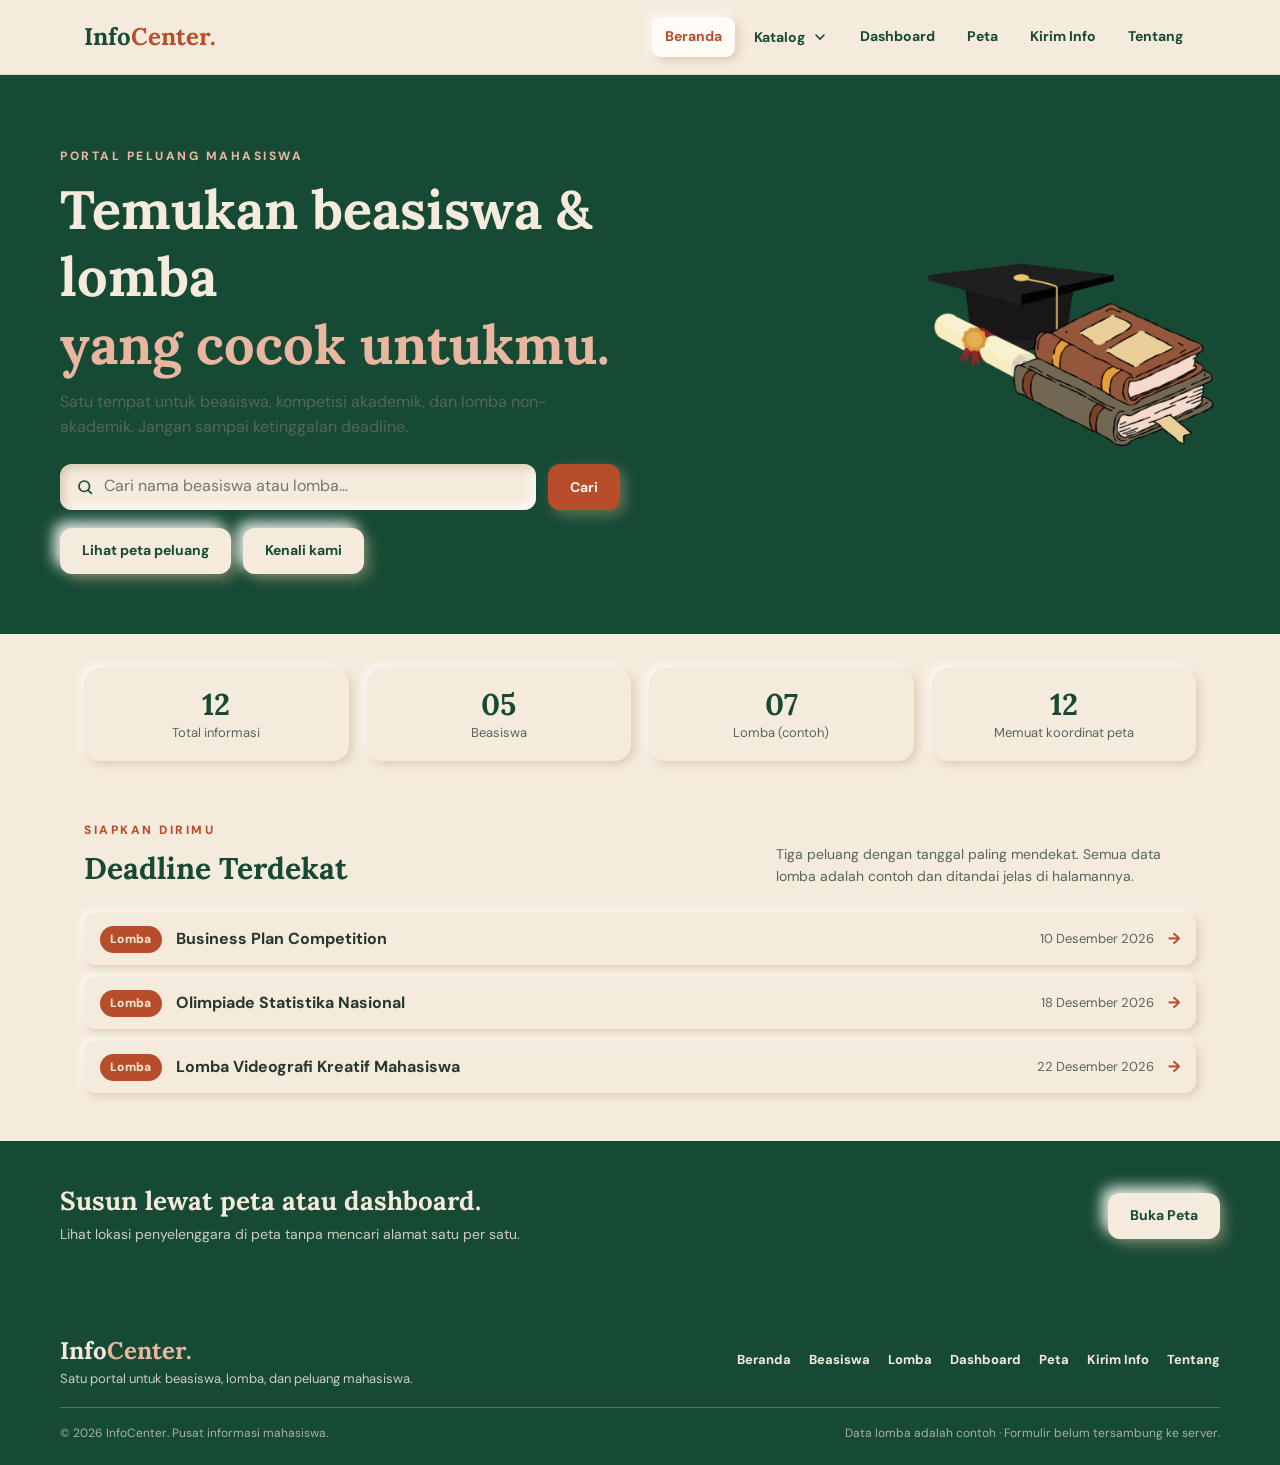
<file: index.html>
<!doctype html>
<html lang="id">
  <head>
    <meta charset="UTF-8" />
    <meta name="viewport" content="width=device-width, initial-scale=1.0" />
    <title>InfoCenter — Portal Peluang Mahasiswa</title>
    <meta
      name="description"
      content="Portal informasi beasiswa dan lomba mahasiswa: katalog, peta lokasi, dashboard, dan fitur kirim info."
    />
    <link rel="preconnect" href="https://fonts.googleapis.com" />
    <link rel="preconnect" href="https://fonts.gstatic.com" crossorigin />
    <link
      href="https://fonts.googleapis.com/css2?family=DM+Sans:wght@400;500;700;800&family=Lora:wght@500;600;700&display=swap"
      rel="stylesheet"
    />
    <link rel="stylesheet" href="css/style.css" />
  </head>
  <body data-halaman="beranda">
    <a class="tautan-lompat" href="#konten">Lewati ke konten</a>

    <!-- ================= NAVBAR (sama persis di semua halaman) ================= -->
    <header class="navbar">
      <div class="isi-navbar">
        <a class="logo" href="index.html">Info<span>Center.</span></a>

        <nav class="menu" id="menu" aria-label="Navigasi utama">
          <a href="index.html" class="active">Beranda</a>

          <div class="item-katalog">
            <button
              class="tombol-katalog"
              id="tombolKatalog"
              type="button"
              aria-expanded="false"
              aria-haspopup="true"
              aria-label="Buka menu katalog"
            >
              Katalog
              <svg
                class="ikon-pilih"
                viewBox="0 0 24 24"
                width="16"
                height="16"
                fill="none"
                stroke="currentColor"
                stroke-width="2.4"
                stroke-linecap="round"
                aria-hidden="true"
              >
                <path d="M6 9l6 6 6-6" />
              </svg>
            </button>
            <div
              class="menu-katalog"
              id="menuKatalog"
              aria-label="Kategori katalog"
            >
              <a href="beasiswa.html">Beasiswa</a>
              <a href="lomba.html">Lomba</a>
            </div>
          </div>

          <a href="dashboard.html">Dashboard</a>
          <a href="peta.html">Peta</a>
          <a href="kirim-info.html">Kirim Info</a>
          <a href="tentang.html">Tentang</a>
        </nav>

        <button
          class="tombol-menu"
          id="tombolMenu"
          type="button"
          aria-expanded="false"
          aria-controls="menu"
          aria-label="Buka atau tutup menu"
        >
          <svg
            class="ikon-buka"
            viewBox="0 0 24 24"
            width="22"
            height="22"
            fill="none"
            stroke="currentColor"
            stroke-width="2.2"
            stroke-linecap="round"
            aria-hidden="true"
          >
            <path d="M4 6h16M4 12h16M4 18h16" />
          </svg>
          <svg
            class="ikon-tutup"
            viewBox="0 0 24 24"
            width="22"
            height="22"
            fill="none"
            stroke="currentColor"
            stroke-width="2.2"
            stroke-linecap="round"
            aria-hidden="true"
          >
            <path d="M18 6L6 18M6 6l12 12" />
          </svg>
        </button>
      </div>
    </header>

    <main id="konten">
      <!-- ================= HERO ================= -->
      <section class="hero">
        <div class="isian-lebar">
          <div class="hero-kiri">
            <p class="mata-kata">PORTAL PELUANG MAHASISWA</p>
            <h1>
              Temukan beasiswa &amp; lomba<br /><span>yang cocok untukmu.</span>
            </h1>
            <p>
              Satu tempat untuk beasiswa, kompetisi akademik, dan lomba
              non-akademik. Jangan sampai ketinggalan deadline.
            </p>

            <!-- pencarian "search-first": hasil ditampilkan di halaman Beasiswa (param ?q=) -->
            <form class="form-cari" action="beasiswa.html" method="get">
              <div class="kotak-cari">
                <svg
                  viewBox="0 0 24 24"
                  width="18"
                  height="18"
                  fill="none"
                  stroke="currentColor"
                  stroke-width="2.2"
                  stroke-linecap="round"
                  aria-hidden="true"
                >
                  <circle cx="11" cy="11" r="7" />
                  <path d="M20.5 20.5l-4.2-4.2" />
                </svg>
                <input
                  type="text"
                  name="q"
                  aria-label="Cari nama beasiswa atau lomba"
                  placeholder="Cari nama beasiswa atau lomba…"
                />
              </div>
              <button class="tombol tombol-rust" type="submit">Cari</button>
            </form>

            <div class="hero-aksi">
              <a class="tombol" href="peta.html">Lihat peta peluang</a>
              <a class="tombol" href="tentang.html">Kenali kami</a>
            </div>
          </div>

          <img
            class="hero-illustration"
            src="assets/hero-illustration.png"
            alt="Ilustrasi topi wisuda, ijazah, dan buku"
          />
        </div>
      </section>

      <!-- ================= STATISTIK (dihitung js/main.js dari data.js) ================= -->
      <section class="strip-statistik" aria-label="Statistik informasi">
        <article class="item-statistik">
          <h2 id="angkaTotal">0</h2>
          <p>Total informasi</p>
        </article>
        <article class="item-statistik">
          <h2 id="angkaBeasiswa">0</h2>
          <p>Beasiswa</p>
        </article>
        <article class="item-statistik">
          <h2 id="angkaLomba">0</h2>
          <p>Lomba (contoh)</p>
        </article>
        <article class="item-statistik">
          <h2 id="angkaPeta">0</h2>
          <p>Memuat koordinat peta</p>
        </article>
      </section>

      <!-- ================= DEADLINE TERDEKAT ================= -->
      <section class="bagian">
        <div class="kepala-bagian">
          <div>
            <p class="mata-kata">SIAPKAN DIRIMU</p>
            <h2>Deadline Terdekat</h2>
          </div>
          <p class="keterangan-bagian">
            Tiga peluang dengan tanggal paling mendekat. Semua data lomba adalah
            contoh dan ditandai jelas di halamannya.
          </p>
        </div>

        <div class="daftar-mengecil" id="daftarDeadline"></div>
      </section>

      <!-- ================= PITA AJAKAN ================= -->
      <section class="pita-cta">
        <div class="isi-pita">
          <div>
            <h2>Susun lewat peta atau dashboard.</h2>
            <p>
              Lihat lokasi penyelenggara di peta tanpa mencari alamat satu per
              satu.
            </p>
          </div>
          <a class="tombol tombol-krem" href="peta.html">Buka Peta</a>
        </div>
      </section>
    </main>

    <!-- ================= FOOTER (sama persis di semua halaman) ================= -->
    <footer class="footer">
      <div class="isi-footer">
        <div class="garis-footer">
          <div>
            <a class="logo" href="index.html">Info<span>Center.</span></a>
            <p>Satu portal untuk beasiswa, lomba, dan peluang mahasiswa.</p>
          </div>
          <nav class="tautan-footer" aria-label="Tautan footer">
            <a href="index.html">Beranda</a>
            <a href="beasiswa.html">Beasiswa</a>
            <a href="lomba.html">Lomba</a>
            <a href="dashboard.html">Dashboard</a>
            <a href="peta.html">Peta</a>
            <a href="kirim-info.html">Kirim Info</a>
            <a href="tentang.html">Tentang</a>
          </nav>
        </div>
        <div class="penutup-footer">
          <p>© 2026 InfoCenter. Pusat informasi mahasiswa.</p>
          <p>Data lomba adalah contoh · Formulir belum tersambung ke server.</p>
        </div>
      </div>
    </footer>

    <script src="js/data.js"></script>
    <script src="js/main.js"></script>
  </body>
</html>
</file>
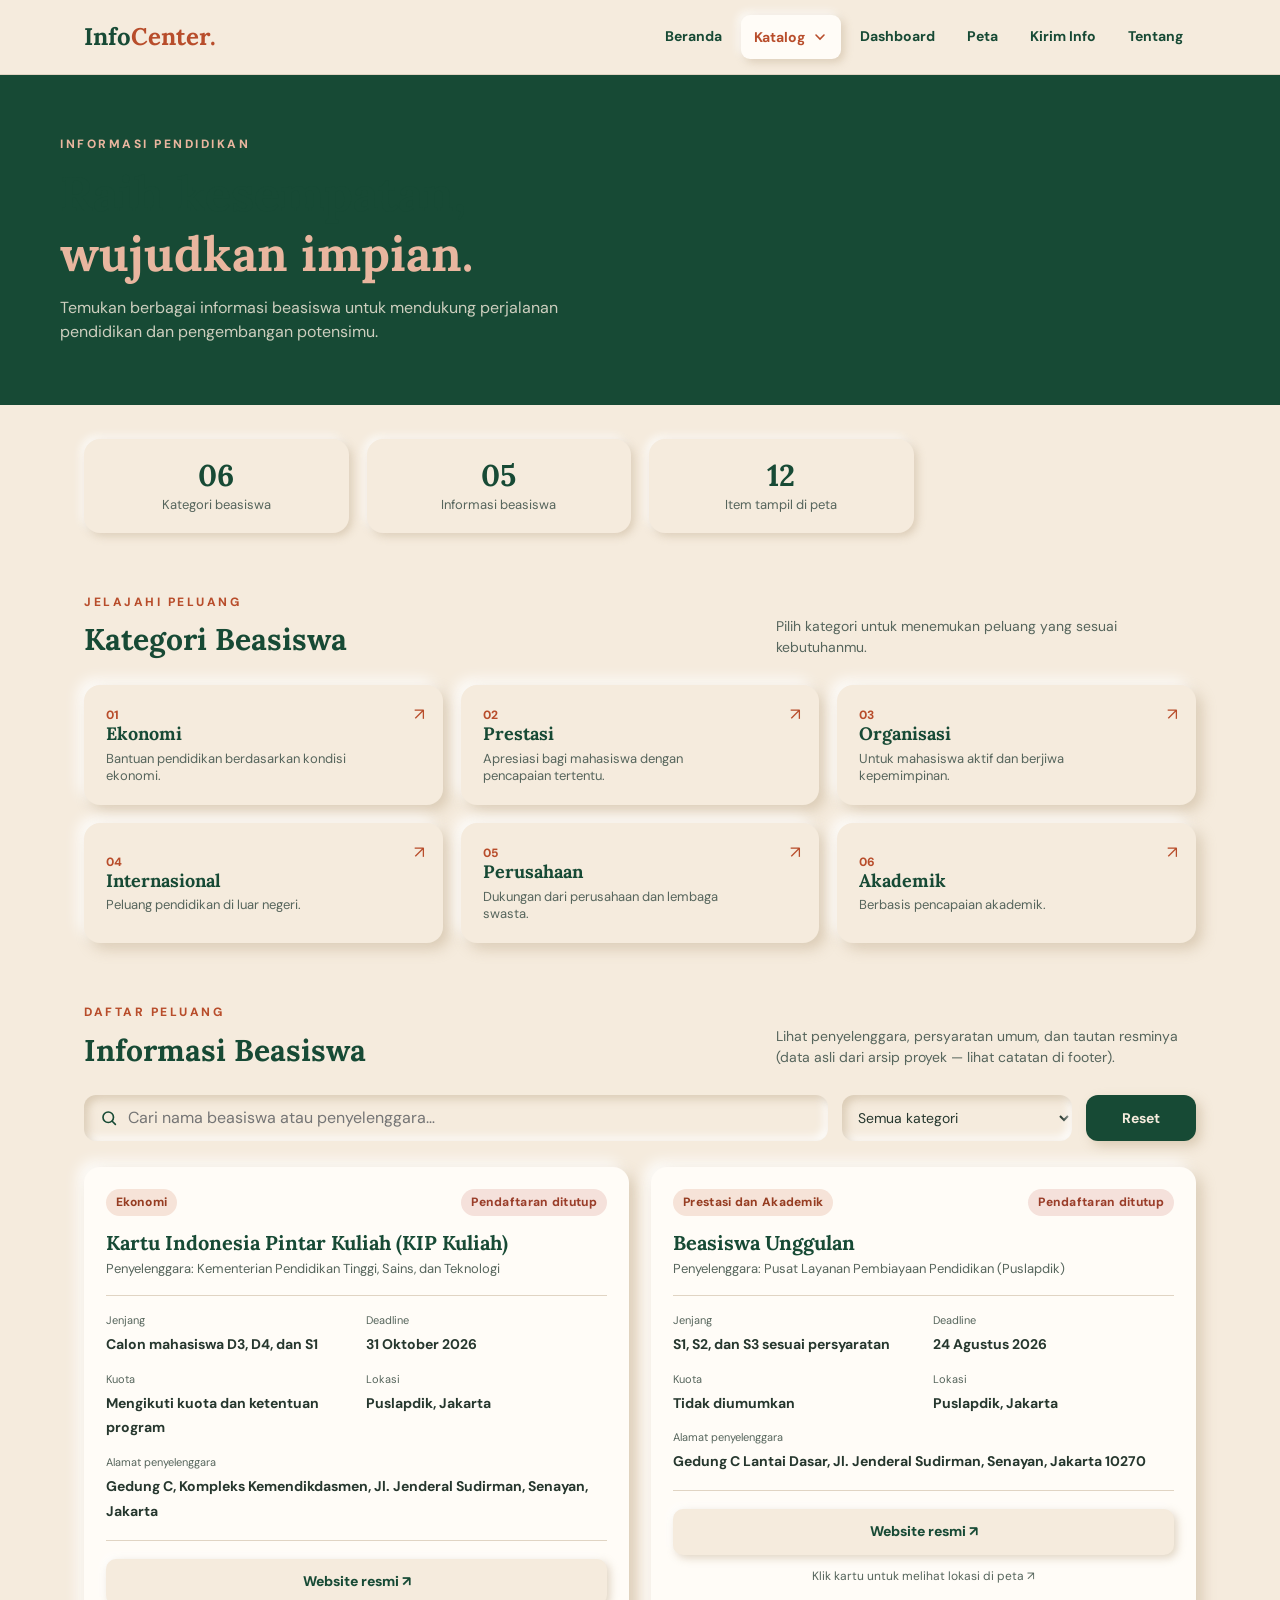
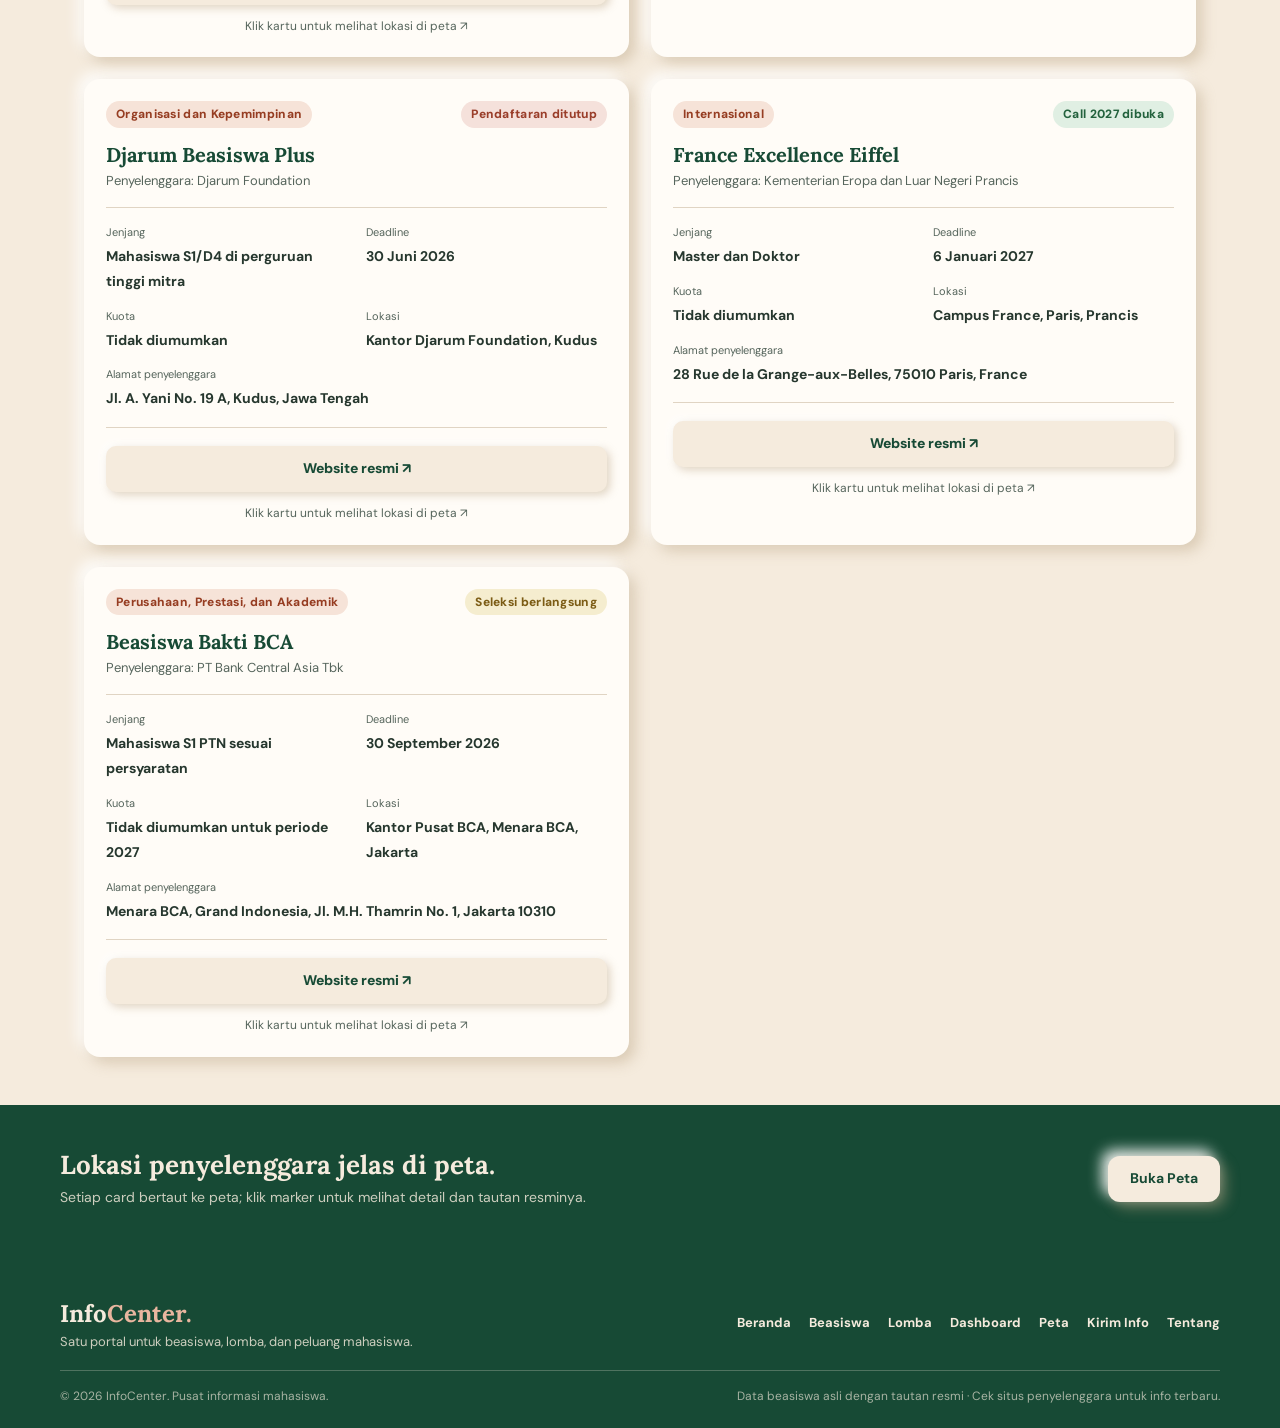
<file: beasiswa.html>
<!doctype html>
<html lang="id">
  <head>
    <meta charset="UTF-8" />
    <meta name="viewport" content="width=device-width, initial-scale=1.0" />
    <title>Beasiswa | InfoCenter</title>
    <meta
      name="description"
      content="Katalog beasiswa: pencarian, filter kategori, deadline, penyelenggara, dan tautan informasi resmi."
    />
    <link rel="preconnect" href="https://fonts.googleapis.com" />
    <link rel="preconnect" href="https://fonts.gstatic.com" crossorigin />
    <link
      href="https://fonts.googleapis.com/css2?family=DM+Sans:wght@400;500;700;800&family=Lora:wght@500;600;700&display=swap"
      rel="stylesheet"
    />
    <link rel="stylesheet" href="css/style.css" />
  </head>
  <body data-halaman="beasiswa">
    <a class="tautan-lompat" href="#konten">Lewati ke konten</a>

    <!-- ================= NAVBAR ================= -->
    <header class="navbar">
      <div class="isi-navbar">
        <a class="logo" href="index.html">Info<span>Center.</span></a>

        <nav class="menu" id="menu" aria-label="Navigasi utama">
          <a href="index.html">Beranda</a>

          <div class="item-katalog">
            <button
              class="tombol-katalog active"
              id="tombolKatalog"
              type="button"
              aria-expanded="false"
              aria-haspopup="true"
              aria-label="Buka menu katalog"
            >
              Katalog
              <svg
                class="ikon-pilih"
                viewBox="0 0 24 24"
                width="16"
                height="16"
                fill="none"
                stroke="currentColor"
                stroke-width="2.4"
                stroke-linecap="round"
                aria-hidden="true"
              >
                <path d="M6 9l6 6 6-6" />
              </svg>
            </button>
            <div
              class="menu-katalog"
              id="menuKatalog"
              aria-label="Kategori katalog"
            >
              <a href="beasiswa.html" class="active">Beasiswa</a>
              <a href="lomba.html">Lomba</a>
            </div>
          </div>

          <a href="dashboard.html">Dashboard</a>
          <a href="peta.html">Peta</a>
          <a href="kirim-info.html">Kirim Info</a>
          <a href="tentang.html">Tentang</a>
        </nav>

        <button
          class="tombol-menu"
          id="tombolMenu"
          type="button"
          aria-expanded="false"
          aria-controls="menu"
          aria-label="Buka atau tutup menu"
        >
          <svg
            class="ikon-buka"
            viewBox="0 0 24 24"
            width="22"
            height="22"
            fill="none"
            stroke="currentColor"
            stroke-width="2.2"
            stroke-linecap="round"
            aria-hidden="true"
          >
            <path d="M4 6h16M4 12h16M4 18h16" />
          </svg>
          <svg
            class="ikon-tutup"
            viewBox="0 0 24 24"
            width="22"
            height="22"
            fill="none"
            stroke="currentColor"
            stroke-width="2.2"
            stroke-linecap="round"
            aria-hidden="true"
          >
            <path d="M18 6L6 18M6 6l12 12" />
          </svg>
        </button>
      </div>
    </header>

    <main id="konten">
      <!-- ================= SAMPUL HALAMAN ================= -->
      <section class="sampul-halaman">
        <div class="isian-lebar">
          <p class="mata-kata">INFORMASI PENDIDIKAN</p>
          <h1>Raih kesempatan,<br /><span>wujudkan impian.</span></h1>
          <p>
            Temukan berbagai informasi beasiswa untuk mendukung perjalanan
            pendidikan dan pengembangan potensimu.
          </p>
        </div>
      </section>

      <!-- ================= STATISTIK (angka dihitung dari data.js) ================= -->
      <section class="strip-statistik" aria-label="Statistik beasiswa">
        <article class="item-statistik">
          <h2>06</h2>
          <p>Kategori beasiswa</p>
        </article>
        <article class="item-statistik">
          <h2 id="jumlahPeluang">0</h2>
          <p>Informasi beasiswa</p>
        </article>
        <article class="item-statistik">
          <h2 id="jumlahPetaItem">0</h2>
          <p>Item tampil di peta</p>
        </article>
      </section>

      <!-- ================= KATEGORI (tombol filter besar) ================= -->
      <section class="bagian">
        <div class="kepala-bagian">
          <div>
            <p class="mata-kata">JELAJAHI PELUANG</p>
            <h2>Kategori Beasiswa</h2>
          </div>
          <p class="keterangan-bagian">
            Pilih kategori untuk menemukan peluang yang sesuai kebutuhanmu.
          </p>
        </div>

        <div class="grid-kategori">
          <button class="kartu-kategori" data-kategori="ekonomi" type="button">
            <span class="nomor-kategori">01</span>
            <h3>Ekonomi</h3>
            <p>Bantuan pendidikan berdasarkan kondisi ekonomi.</p>
            <span class="panah-kategori" aria-hidden="true">↗</span>
          </button>

          <button class="kartu-kategori" data-kategori="prestasi" type="button">
            <span class="nomor-kategori">02</span>
            <h3>Prestasi</h3>
            <p>Apresiasi bagi mahasiswa dengan pencapaian tertentu.</p>
            <span class="panah-kategori" aria-hidden="true">↗</span>
          </button>

          <button
            class="kartu-kategori"
            data-kategori="organisasi"
            type="button"
          >
            <span class="nomor-kategori">03</span>
            <h3>Organisasi</h3>
            <p>Untuk mahasiswa aktif dan berjiwa kepemimpinan.</p>
            <span class="panah-kategori" aria-hidden="true">↗</span>
          </button>

          <button
            class="kartu-kategori"
            data-kategori="internasional"
            type="button"
          >
            <span class="nomor-kategori">04</span>
            <h3>Internasional</h3>
            <p>Peluang pendidikan di luar negeri.</p>
            <span class="panah-kategori" aria-hidden="true">↗</span>
          </button>

          <button
            class="kartu-kategori"
            data-kategori="perusahaan"
            type="button"
          >
            <span class="nomor-kategori">05</span>
            <h3>Perusahaan</h3>
            <p>Dukungan dari perusahaan dan lembaga swasta.</p>
            <span class="panah-kategori" aria-hidden="true">↗</span>
          </button>

          <button class="kartu-kategori" data-kategori="akademik" type="button">
            <span class="nomor-kategori">06</span>
            <h3>Akademik</h3>
            <p>Berbasis pencapaian akademik.</p>
            <span class="panah-kategori" aria-hidden="true">↗</span>
          </button>
        </div>
      </section>

      <!-- ================= DAFTAR BEASISWA ================= -->
      <section class="bagian" id="daftar">
        <div class="kepala-bagian">
          <div>
            <p class="mata-kata">DAFTAR PELUANG</p>
            <h2>Informasi Beasiswa</h2>
          </div>
          <p class="keterangan-bagian">
            Lihat penyelenggara, persyaratan umum, dan tautan resminya (data
            asli dari arsip proyek — lihat catatan di footer).
          </p>
        </div>

        <div class="bar-filter">
          <div class="kotak-cari">
            <svg
              viewBox="0 0 24 24"
              width="18"
              height="18"
              fill="none"
              stroke="currentColor"
              stroke-width="2.2"
              stroke-linecap="round"
              aria-hidden="true"
            >
              <circle cx="11" cy="11" r="7" />
              <path d="M20.5 20.5l-4.2-4.2" />
            </svg>
            <input
              type="text"
              id="kotakCari"
              aria-label="Cari nama beasiswa atau penyelenggara"
              placeholder="Cari nama beasiswa atau penyelenggara…"
            />
          </div>

          <select id="pilihKategori" aria-label="Filter kategori beasiswa">
            <option value="semua">Semua kategori</option>
            <option value="ekonomi">Ekonomi</option>
            <option value="prestasi">Prestasi</option>
            <option value="organisasi">Organisasi</option>
            <option value="internasional">Internasional</option>
            <option value="perusahaan">Perusahaan</option>
            <option value="akademik">Akademik</option>
          </select>

          <button id="tombolReset" class="tombol tombol-reset" type="button">
            Reset
          </button>
        </div>

        <div class="daftar-peluang" id="daftarPeluang"></div>

        <div class="pesan-kosong" id="pesanKosong" hidden>
          Beasiswa yang kamu cari belum ditemukan. Coba kata kunci lain atau
          tekan tombol Reset.
        </div>
      </section>

      <!-- ================= PITA AJAKAN ================= -->
      <section class="pita-cta">
        <div class="isi-pita">
          <div>
            <h2>Lokasi penyelenggara jelas di peta.</h2>
            <p>
              Setiap card bertaut ke peta; klik marker untuk melihat detail dan
              tautan resminya.
            </p>
          </div>
          <a class="tombol tombol-krem" href="peta.html">Buka Peta</a>
        </div>
      </section>
    </main>

    <!-- ================= FOOTER ================= -->
    <footer class="footer">
      <div class="isi-footer">
        <div class="garis-footer">
          <div>
            <a class="logo" href="index.html">Info<span>Center.</span></a>
            <p>Satu portal untuk beasiswa, lomba, dan peluang mahasiswa.</p>
          </div>
          <nav class="tautan-footer" aria-label="Tautan footer">
            <a href="index.html">Beranda</a>
            <a href="beasiswa.html">Beasiswa</a>
            <a href="lomba.html">Lomba</a>
            <a href="dashboard.html">Dashboard</a>
            <a href="peta.html">Peta</a>
            <a href="kirim-info.html">Kirim Info</a>
            <a href="tentang.html">Tentang</a>
          </nav>
        </div>
        <div class="penutup-footer">
          <p>© 2026 InfoCenter. Pusat informasi mahasiswa.</p>
          <p>
            Data beasiswa asli dengan tautan resmi · Cek situs penyelenggara
            untuk info terbaru.
          </p>
        </div>
      </div>
    </footer>

    <script src="js/data.js"></script>
    <script src="js/main.js"></script>
  </body>
</html>
</file>
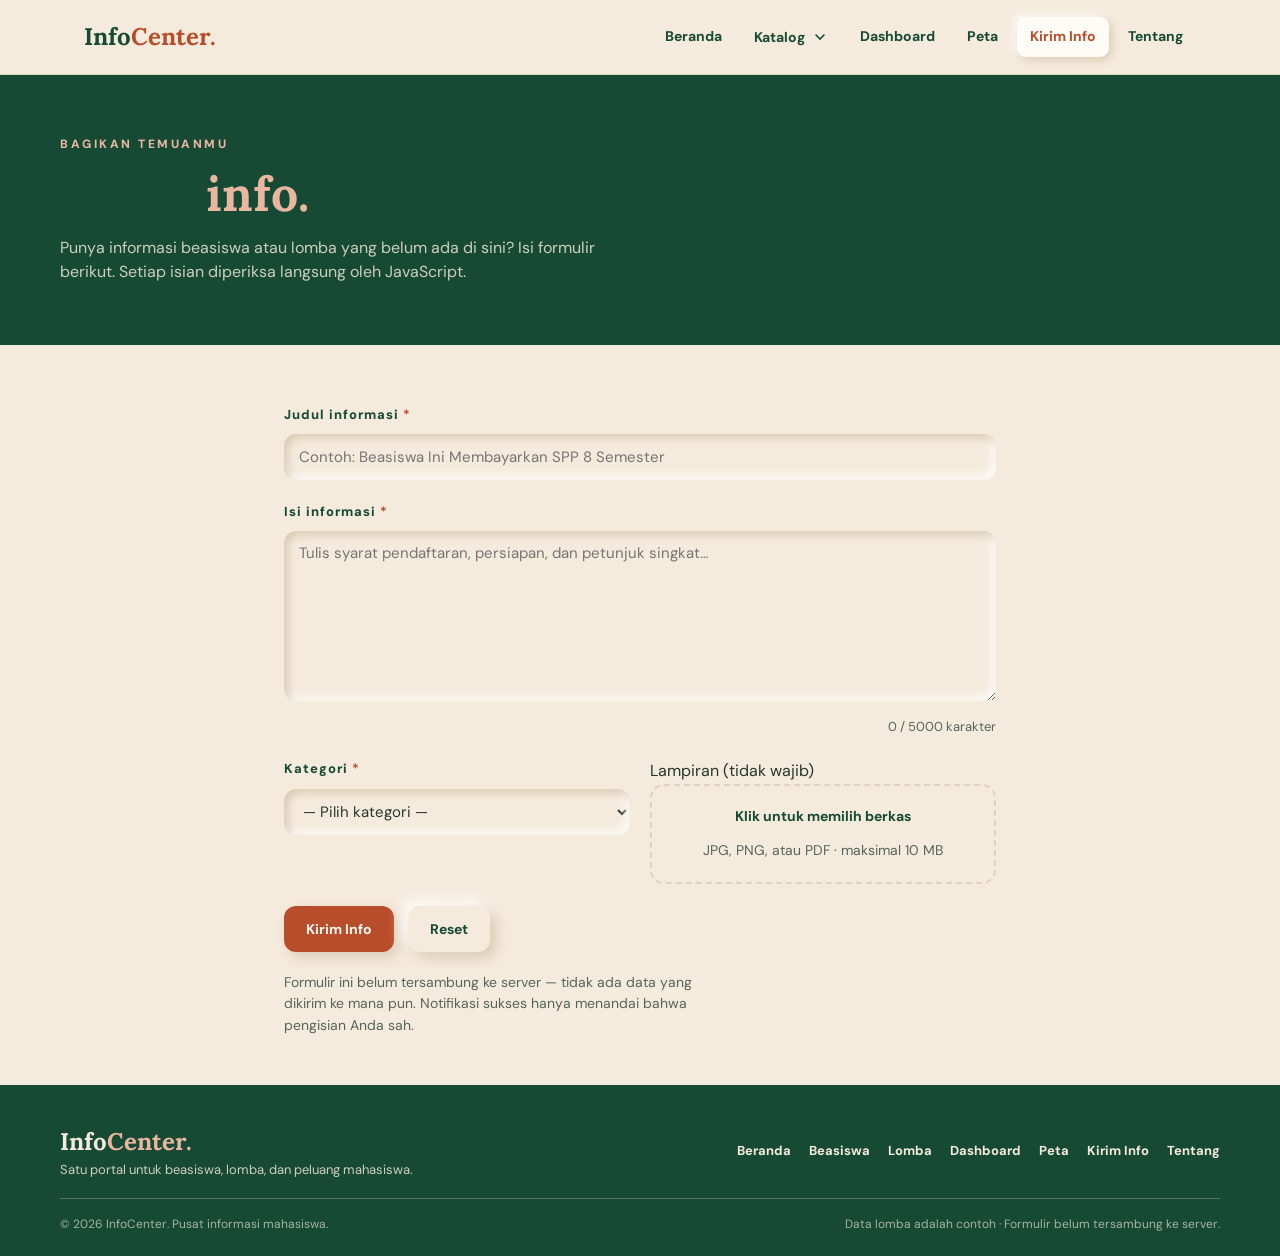
<file: kirim-info.html>
<!doctype html>
<html lang="id">
  <head>
    <meta charset="UTF-8" />
    <meta name="viewport" content="width=device-width, initial-scale=1.0" />
    <title>Kirim Info | InfoCenter</title>
    <meta
      name="description"
      content="Formulir usulan informasi beasiswa/lomba. Belum tersambung ke server."
    />
    <link rel="preconnect" href="https://fonts.googleapis.com" />
    <link rel="preconnect" href="https://fonts.gstatic.com" crossorigin />
    <link
      href="https://fonts.googleapis.com/css2?family=DM+Sans:wght@400;500;700;800&family=Lora:wght@500;600;700&display=swap"
      rel="stylesheet"
    />
    <link rel="stylesheet" href="css/style.css" />
  </head>
  <body data-halaman="kirim-info">
    <a class="tautan-lompat" href="#konten">Lewati ke konten</a>

    <!-- ================= NAVBAR ================= -->
    <header class="navbar">
      <div class="isi-navbar">
        <a class="logo" href="index.html">Info<span>Center.</span></a>

        <nav class="menu" id="menu" aria-label="Navigasi utama">
          <a href="index.html">Beranda</a>

          <div class="item-katalog">
            <button
              class="tombol-katalog"
              id="tombolKatalog"
              type="button"
              aria-expanded="false"
              aria-haspopup="true"
              aria-label="Buka menu katalog"
            >
              Katalog
              <svg
                class="ikon-pilih"
                viewBox="0 0 24 24"
                width="16"
                height="16"
                fill="none"
                stroke="currentColor"
                stroke-width="2.4"
                stroke-linecap="round"
                aria-hidden="true"
              >
                <path d="M6 9l6 6 6-6" />
              </svg>
            </button>
            <div
              class="menu-katalog"
              id="menuKatalog"
              aria-label="Kategori katalog"
            >
              <a href="beasiswa.html">Beasiswa</a>
              <a href="lomba.html">Lomba</a>
            </div>
          </div>

          <a href="dashboard.html">Dashboard</a>
          <a href="peta.html">Peta</a>
          <a href="kirim-info.html" class="active">Kirim Info</a>
          <a href="tentang.html">Tentang</a>
        </nav>

        <button
          class="tombol-menu"
          id="tombolMenu"
          type="button"
          aria-expanded="false"
          aria-controls="menu"
          aria-label="Buka atau tutup menu"
        >
          <svg
            class="ikon-buka"
            viewBox="0 0 24 24"
            width="22"
            height="22"
            fill="none"
            stroke="currentColor"
            stroke-width="2.2"
            stroke-linecap="round"
            aria-hidden="true"
          >
            <path d="M4 6h16M4 12h16M4 18h16" />
          </svg>
          <svg
            class="ikon-tutup"
            viewBox="0 0 24 24"
            width="22"
            height="22"
            fill="none"
            stroke="currentColor"
            stroke-width="2.2"
            stroke-linecap="round"
            aria-hidden="true"
          >
            <path d="M18 6L6 18M6 6l12 12" />
          </svg>
        </button>
      </div>
    </header>

    <main id="konten">
      <!-- ================= SAMPUL ================= -->
      <section class="sampul-halaman">
        <div class="isian-lebar">
          <p class="mata-kata">BAGIKAN TEMUANMU</p>
          <h1>Kirim <span>info.</span></h1>
          <p>
            Punya informasi beasiswa atau lomba yang belum ada di sini? Isi
            formulir berikut. Setiap isian diperiksa langsung oleh JavaScript.
          </p>
        </div>
      </section>

      <!-- ================= FORMULIR ================= -->
      <section class="bagian form-kirim">
        <!-- novalidate: validasi HTML5 bawaan dimatikan karena sudah dicek di main.js -->
        <form id="formKirim" novalidate>
          <div class="kolom" id="kolomJudul">
            <label class="keterangan-kolom" for="judul"
              >Judul informasi <span class="tanda-wajib">*</span></label
            >
            <input
              type="text"
              id="judul"
              maxlength="120"
              placeholder="Contoh: Beasiswa Ini Membayarkan SPP 8 Semester"
            />
            <p class="pesan-gagal">
              Judul wajib diisi (maksimal 120 karakter).
            </p>
          </div>

          <div class="kolom" id="kolomIsi">
            <label class="keterangan-kolom" for="isi"
              >Isi informasi <span class="tanda-wajib">*</span></label
            >
            <textarea
              id="isi"
              placeholder="Tulis syarat pendaftaran, persiapan, dan petunjuk singkat…"
            ></textarea>
            <p class="hitung-karakter" id="hitungKarakter">0 / 5000 karakter</p>
            <p class="pesan-gagal">Isi wajib diisi (maksimal 5000 karakter).</p>
          </div>

          <div class="baris-all">
            <div class="kolom" id="kolomKategori">
              <label class="keterangan-kolom" for="kategori"
                >Kategori <span class="tanda-wajib">*</span></label
              >
              <select id="kategori">
                <option value="">— Pilih kategori —</option>
                <option>Beasiswa</option>
                <option>Lomba akademik</option>
                <option>Lomba non-akademik</option>
              </select>
              <p class="pesan-gagal">Silakan pilih salah satu kategori.</p>
            </div>

            <div class="kolom" id="kolomLampiran">
              <span class="keterangan-kolom" id="labelLampiran"
                >Lampiran (tidak wajib)</span
              >
              <!-- input berkas dibungkus label agar memilih berkas bisa diklik dari mana saja -->
              <label class="kotak-unggah" for="lampiran">
                <strong>Klik untuk memilih berkas</strong>
                JPG, PNG, atau PDF · maksimal 10 MB
                <input
                  type="file"
                  id="lampiran"
                  accept=".jpg,.jpeg,.png,.pdf"
                  aria-labelledby="labelLampiran"
                />
              </label>
              <p id="namaLampiran" aria-live="polite"></p>
              <p class="pesan-gagal">
                Berkas harus JPG, PNG, atau PDF dan berukuran maksimal 10 MB.
              </p>
            </div>
          </div>

          <div class="aksi-form">
            <button class="tombol tombol-rust" type="submit">Kirim Info</button>
            <button class="tombol" type="reset">Reset</button>
          </div>

          <p class="keterangan-bagian" style="margin-top: 20px">
            Formulir ini belum tersambung ke server — tidak ada data yang
            dikirim ke mana pun. Notifikasi sukses hanya menandai bahwa
            pengisian Anda sah.
          </p>
        </form>
      </section>
    </main>

    <!-- Notifikasi kecil, muncul saat formulir valid (lihat css .toast) -->
    <div class="toast" id="toast" role="status">
      Terima kasih! Pengisian sudah sah. InfoCenter belum punya server, jadi
      data tidak disimpan di mana pun.
    </div>

    <!-- ================= FOOTER ================= -->
    <footer class="footer">
      <div class="isi-footer">
        <div class="garis-footer">
          <div>
            <a class="logo" href="index.html">Info<span>Center.</span></a>
            <p>Satu portal untuk beasiswa, lomba, dan peluang mahasiswa.</p>
          </div>
          <nav class="tautan-footer" aria-label="Tautan footer">
            <a href="index.html">Beranda</a>
            <a href="beasiswa.html">Beasiswa</a>
            <a href="lomba.html">Lomba</a>
            <a href="dashboard.html">Dashboard</a>
            <a href="peta.html">Peta</a>
            <a href="kirim-info.html">Kirim Info</a>
            <a href="tentang.html">Tentang</a>
          </nav>
        </div>
        <div class="penutup-footer">
          <p>© 2026 InfoCenter. Pusat informasi mahasiswa.</p>
          <p>Data lomba adalah contoh · Formulir belum tersambung ke server.</p>
        </div>
      </div>
    </footer>

    <script src="js/data.js"></script>
    <script src="js/main.js"></script>
  </body>
</html>
</file>
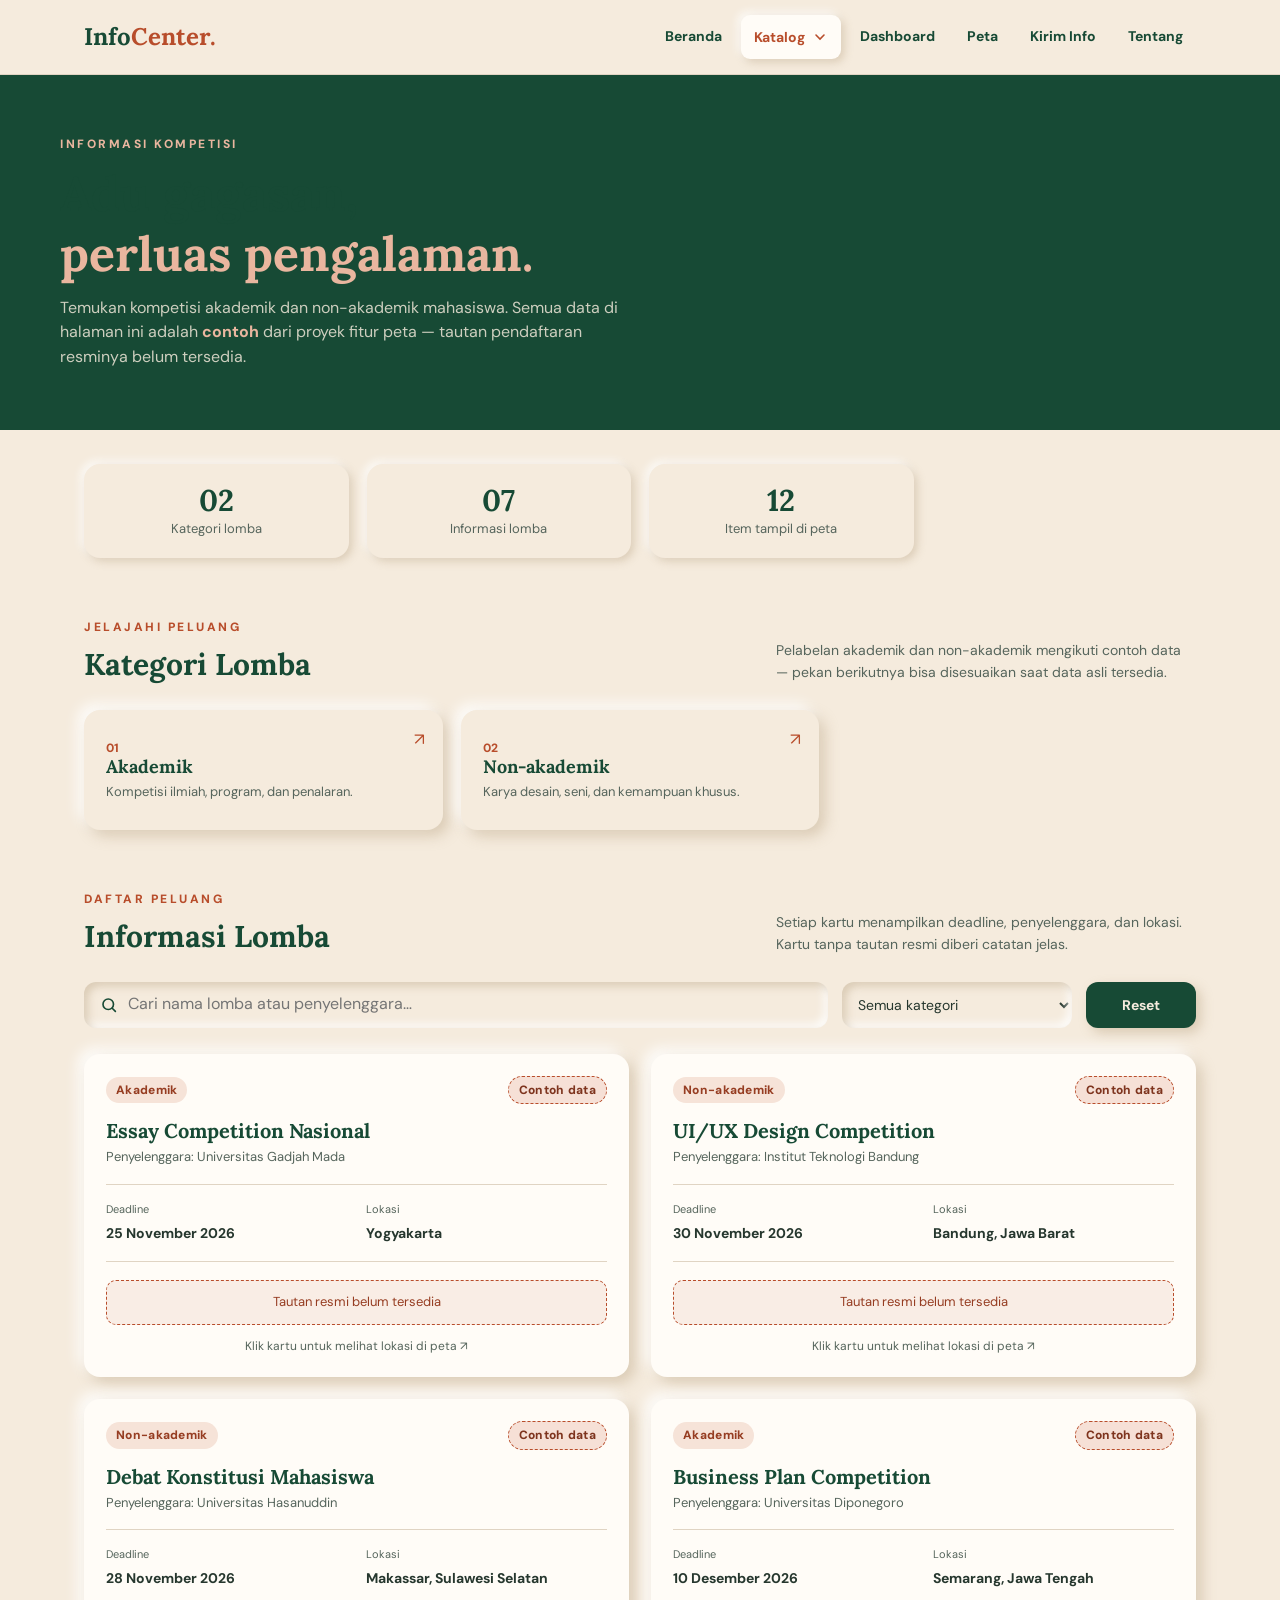
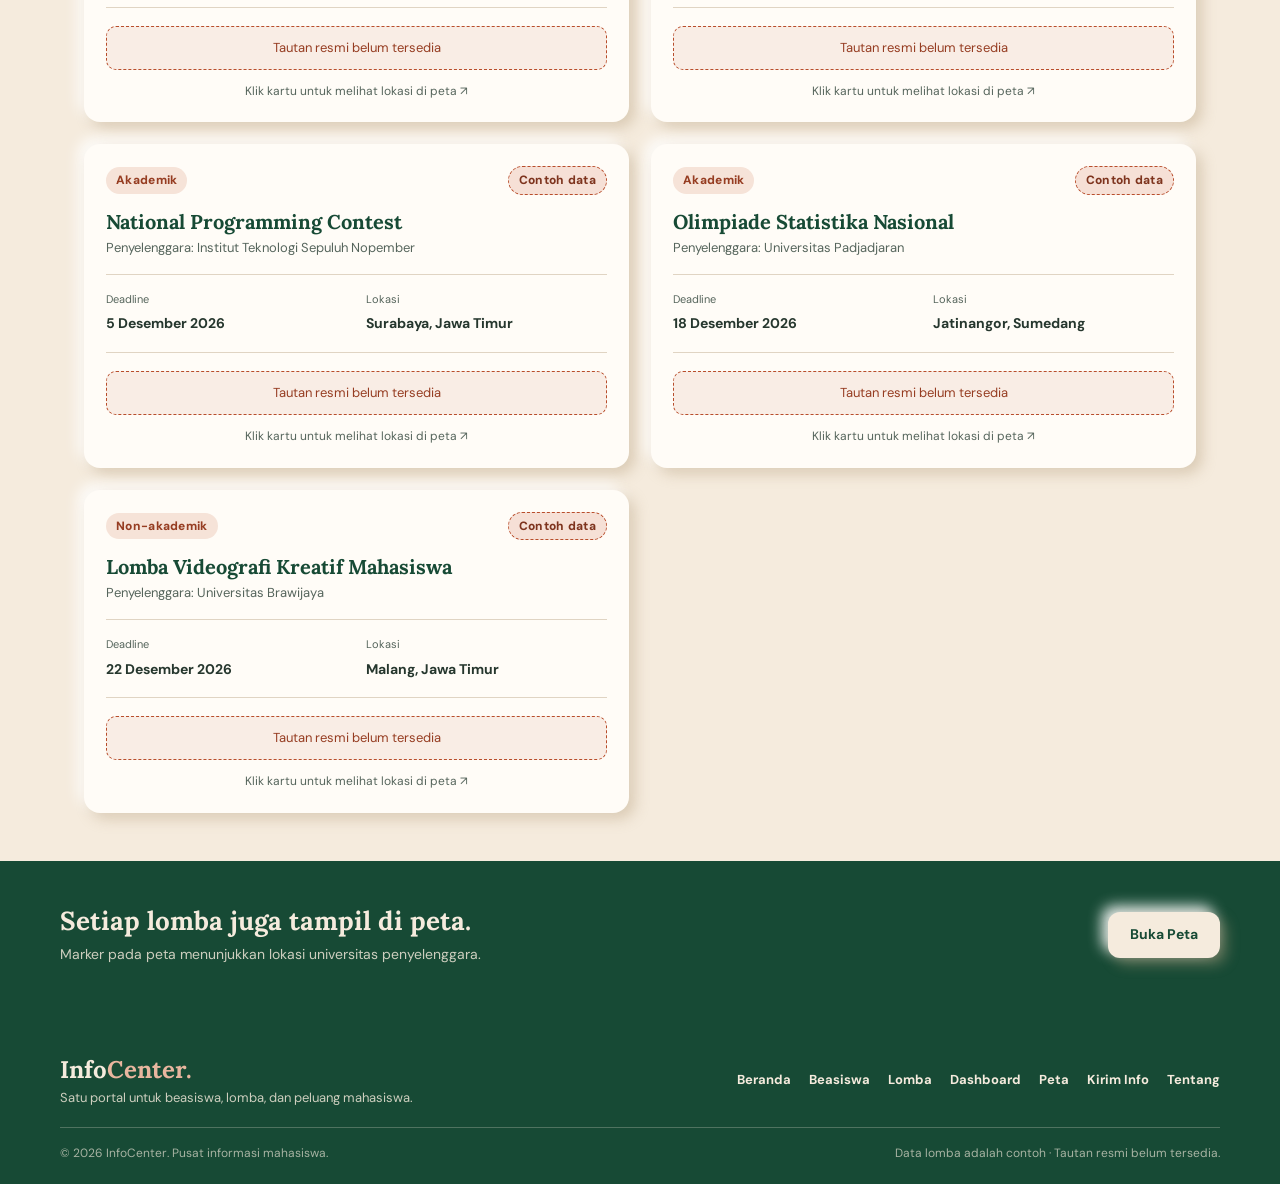
<file: lomba.html>
<!doctype html>
<html lang="id">
  <head>
    <meta charset="UTF-8" />
    <meta name="viewport" content="width=device-width, initial-scale=1.0" />
    <title>Lomba | InfoCenter</title>
    <meta
      name="description"
      content="Katalog lomba mahasiswa: pencarian, filter kategori, deadline, penyelenggara, dan lokasi. Data contoh bertanda jelas."
    />
    <link rel="preconnect" href="https://fonts.googleapis.com" />
    <link rel="preconnect" href="https://fonts.gstatic.com" crossorigin />
    <link
      href="https://fonts.googleapis.com/css2?family=DM+Sans:wght@400;500;700;800&family=Lora:wght@500;600;700&display=swap"
      rel="stylesheet"
    />
    <link rel="stylesheet" href="css/style.css" />
  </head>
  <body data-halaman="lomba">
    <a class="tautan-lompat" href="#konten">Lewati ke konten</a>

    <!-- ================= NAVBAR ================= -->
    <header class="navbar">
      <div class="isi-navbar">
        <a class="logo" href="index.html">Info<span>Center.</span></a>

        <nav class="menu" id="menu" aria-label="Navigasi utama">
          <a href="index.html">Beranda</a>

          <div class="item-katalog">
            <button
              class="tombol-katalog active"
              id="tombolKatalog"
              type="button"
              aria-expanded="false"
              aria-haspopup="true"
              aria-label="Buka menu katalog"
            >
              Katalog
              <svg
                class="ikon-pilih"
                viewBox="0 0 24 24"
                width="16"
                height="16"
                fill="none"
                stroke="currentColor"
                stroke-width="2.4"
                stroke-linecap="round"
                aria-hidden="true"
              >
                <path d="M6 9l6 6 6-6" />
              </svg>
            </button>
            <div
              class="menu-katalog"
              id="menuKatalog"
              aria-label="Kategori katalog"
            >
              <a href="beasiswa.html">Beasiswa</a>
              <a href="lomba.html" class="active">Lomba</a>
            </div>
          </div>

          <a href="dashboard.html">Dashboard</a>
          <a href="peta.html">Peta</a>
          <a href="kirim-info.html">Kirim Info</a>
          <a href="tentang.html">Tentang</a>
        </nav>

        <button
          class="tombol-menu"
          id="tombolMenu"
          type="button"
          aria-expanded="false"
          aria-controls="menu"
          aria-label="Buka atau tutup menu"
        >
          <svg
            class="ikon-buka"
            viewBox="0 0 24 24"
            width="22"
            height="22"
            fill="none"
            stroke="currentColor"
            stroke-width="2.2"
            stroke-linecap="round"
            aria-hidden="true"
          >
            <path d="M4 6h16M4 12h16M4 18h16" />
          </svg>
          <svg
            class="ikon-tutup"
            viewBox="0 0 24 24"
            width="22"
            height="22"
            fill="none"
            stroke="currentColor"
            stroke-width="2.2"
            stroke-linecap="round"
            aria-hidden="true"
          >
            <path d="M18 6L6 18M6 6l12 12" />
          </svg>
        </button>
      </div>
    </header>

    <main id="konten">
      <!-- ================= SAMPUL HALAMAN (sirak dengan halaman Beasiswa) ================= -->
      <section class="sampul-halaman">
        <div class="isian-lebar">
          <p class="mata-kata">INFORMASI KOMPETISI</p>
          <h1>Adu gagasan,<br /><span>perluas pengalaman.</span></h1>
          <p>
            Temukan kompetisi akademik dan non-akademik mahasiswa. Semua data di
            halaman ini adalah <strong>contoh</strong> dari proyek fitur peta —
            tautan pendaftaran resminya belum tersedia.
          </p>
        </div>
      </section>

      <!-- ================= STATISTIK ================= -->
      <section class="strip-statistik" aria-label="Statistik lomba">
        <article class="item-statistik">
          <h2>02</h2>
          <p>Kategori lomba</p>
        </article>
        <article class="item-statistik">
          <h2 id="jumlahPeluang">0</h2>
          <p>Informasi lomba</p>
        </article>
        <article class="item-statistik">
          <h2 id="jumlahPetaItem">0</h2>
          <p>Item tampil di peta</p>
        </article>
      </section>

      <!-- ================= KATEGORI ================= -->
      <section class="bagian">
        <div class="kepala-bagian">
          <div>
            <p class="mata-kata">JELAJAHI PELUANG</p>
            <h2>Kategori Lomba</h2>
          </div>
          <p class="keterangan-bagian">
            Pelabelan akademik dan non-akademik mengikuti contoh data — pekan
            berikutnya bisa disesuaikan saat data asli tersedia.
          </p>
        </div>

        <div class="grid-kategori">
          <button class="kartu-kategori" data-kategori="akademik" type="button">
            <span class="nomor-kategori">01</span>
            <h3>Akademik</h3>
            <p>Kompetisi ilmiah, program, dan penalaran.</p>
            <span class="panah-kategori" aria-hidden="true">↗</span>
          </button>

          <button
            class="kartu-kategori"
            data-kategori="non-akademik"
            type="button"
          >
            <span class="nomor-kategori">02</span>
            <h3>Non-akademik</h3>
            <p>Karya desain, seni, dan kemampuan khusus.</p>
            <span class="panah-kategori" aria-hidden="true">↗</span>
          </button>
        </div>
      </section>

      <!-- ================= DAFTAR LOMBA ================= -->
      <section class="bagian" id="daftar">
        <div class="kepala-bagian">
          <div>
            <p class="mata-kata">DAFTAR PELUANG</p>
            <h2>Informasi Lomba</h2>
          </div>
          <p class="keterangan-bagian">
            Setiap kartu menampilkan deadline, penyelenggara, dan lokasi. Kartu
            tanpa tautan resmi diberi catatan jelas.
          </p>
        </div>

        <div class="bar-filter">
          <div class="kotak-cari">
            <svg
              viewBox="0 0 24 24"
              width="18"
              height="18"
              fill="none"
              stroke="currentColor"
              stroke-width="2.2"
              stroke-linecap="round"
              aria-hidden="true"
            >
              <circle cx="11" cy="11" r="7" />
              <path d="M20.5 20.5l-4.2-4.2" />
            </svg>
            <input
              type="text"
              id="kotakCari"
              aria-label="Cari nama lomba atau penyelenggara"
              placeholder="Cari nama lomba atau penyelenggara…"
            />
          </div>

          <select id="pilihKategori" aria-label="Filter kategori lomba">
            <option value="semua">Semua kategori</option>
            <option value="akademik">Akademik</option>
            <option value="non-akademik">Non-akademik</option>
          </select>

          <button id="tombolReset" class="tombol tombol-reset" type="button">
            Reset
          </button>
        </div>

        <div class="daftar-peluang" id="daftarPeluang"></div>

        <div class="pesan-kosong" id="pesanKosong" hidden>
          Lomba yang kamu cari belum ditemukan. Coba kata kunci lain atau tekan
          tombol Reset.
        </div>
      </section>

      <!-- ================= PITA AJAKAN ================= -->
      <section class="pita-cta">
        <div class="isi-pita">
          <div>
            <h2>Setiap lomba juga tampil di peta.</h2>
            <p>
              Marker pada peta menunjukkan lokasi universitas penyelenggara.
            </p>
          </div>
          <a class="tombol tombol-krem" href="peta.html">Buka Peta</a>
        </div>
      </section>
    </main>

    <!-- ================= FOOTER ================= -->
    <footer class="footer">
      <div class="isi-footer">
        <div class="garis-footer">
          <div>
            <a class="logo" href="index.html">Info<span>Center.</span></a>
            <p>Satu portal untuk beasiswa, lomba, dan peluang mahasiswa.</p>
          </div>
          <nav class="tautan-footer" aria-label="Tautan footer">
            <a href="index.html">Beranda</a>
            <a href="beasiswa.html">Beasiswa</a>
            <a href="lomba.html">Lomba</a>
            <a href="dashboard.html">Dashboard</a>
            <a href="peta.html">Peta</a>
            <a href="kirim-info.html">Kirim Info</a>
            <a href="tentang.html">Tentang</a>
          </nav>
        </div>
        <div class="penutup-footer">
          <p>© 2026 InfoCenter. Pusat informasi mahasiswa.</p>
          <p>Data lomba adalah contoh · Tautan resmi belum tersedia.</p>
        </div>
      </div>
    </footer>

    <script src="js/data.js"></script>
    <script src="js/main.js"></script>
  </body>
</html>
</file>
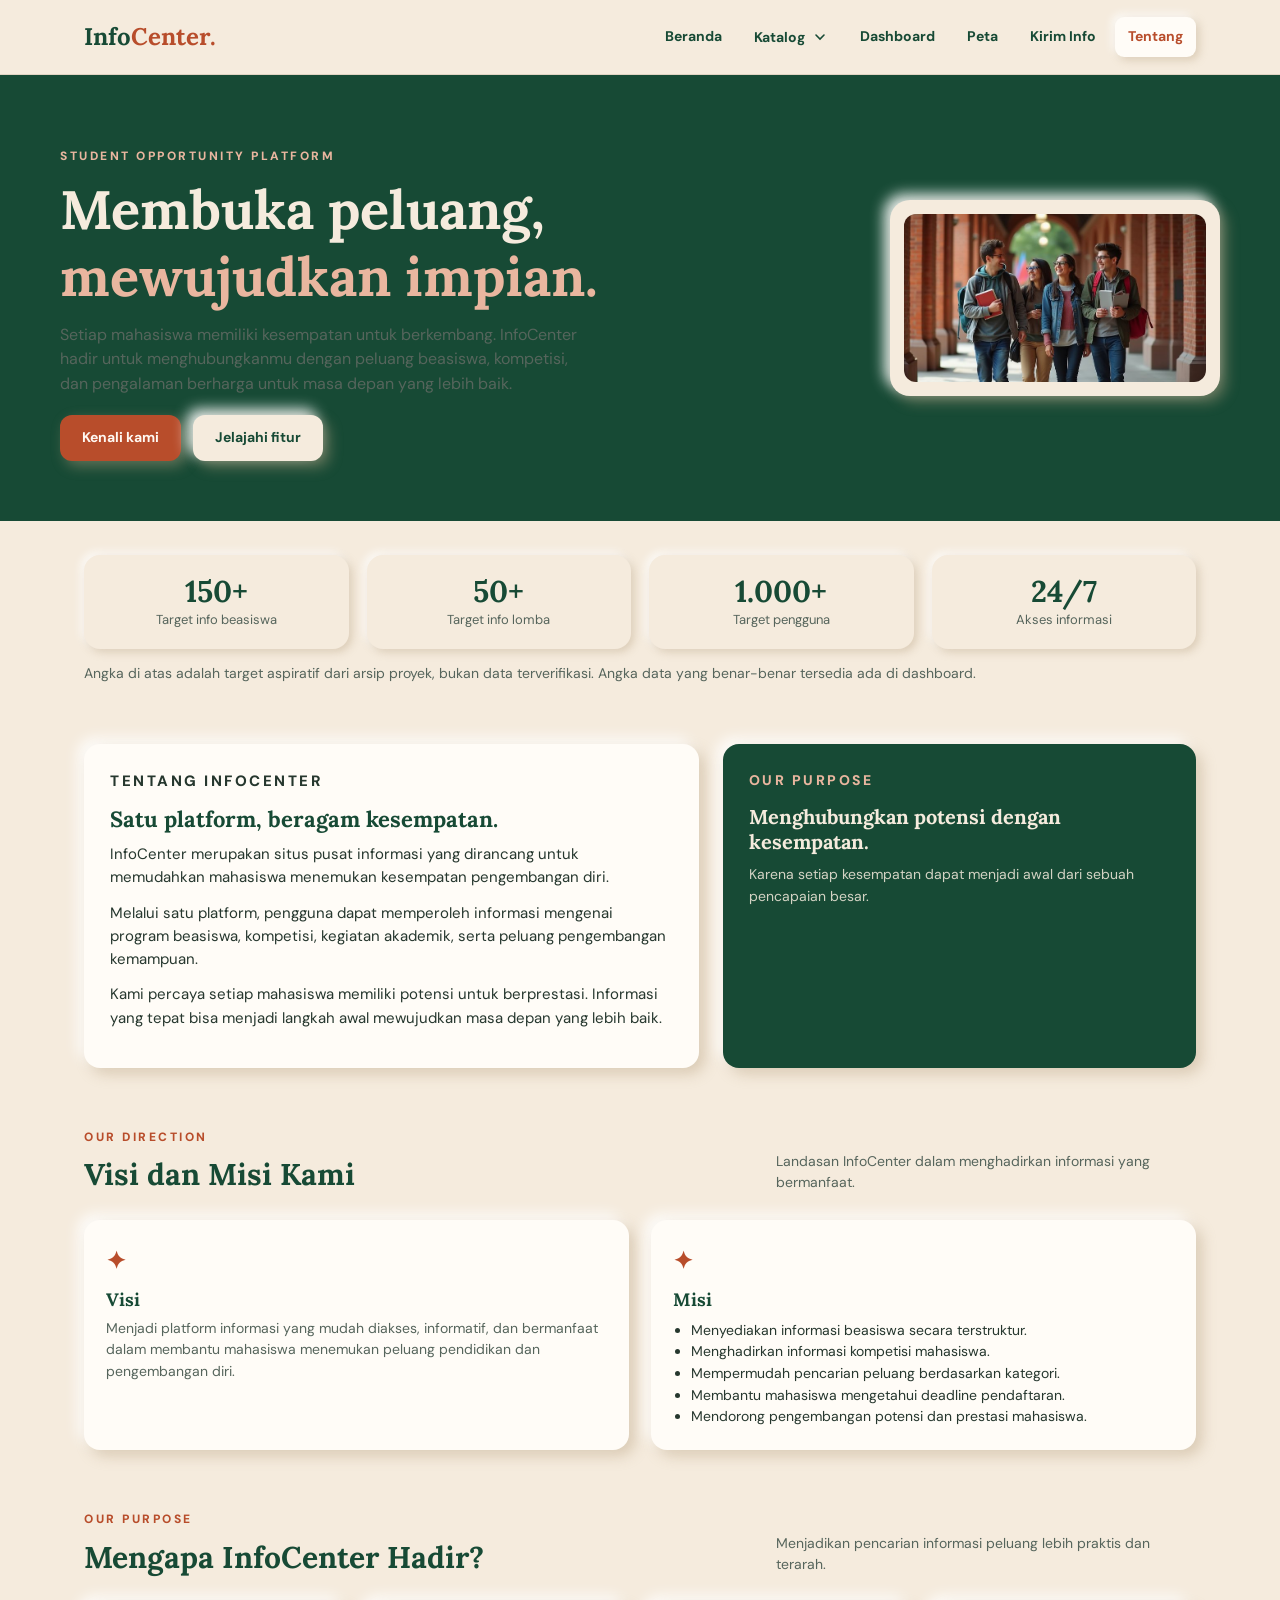
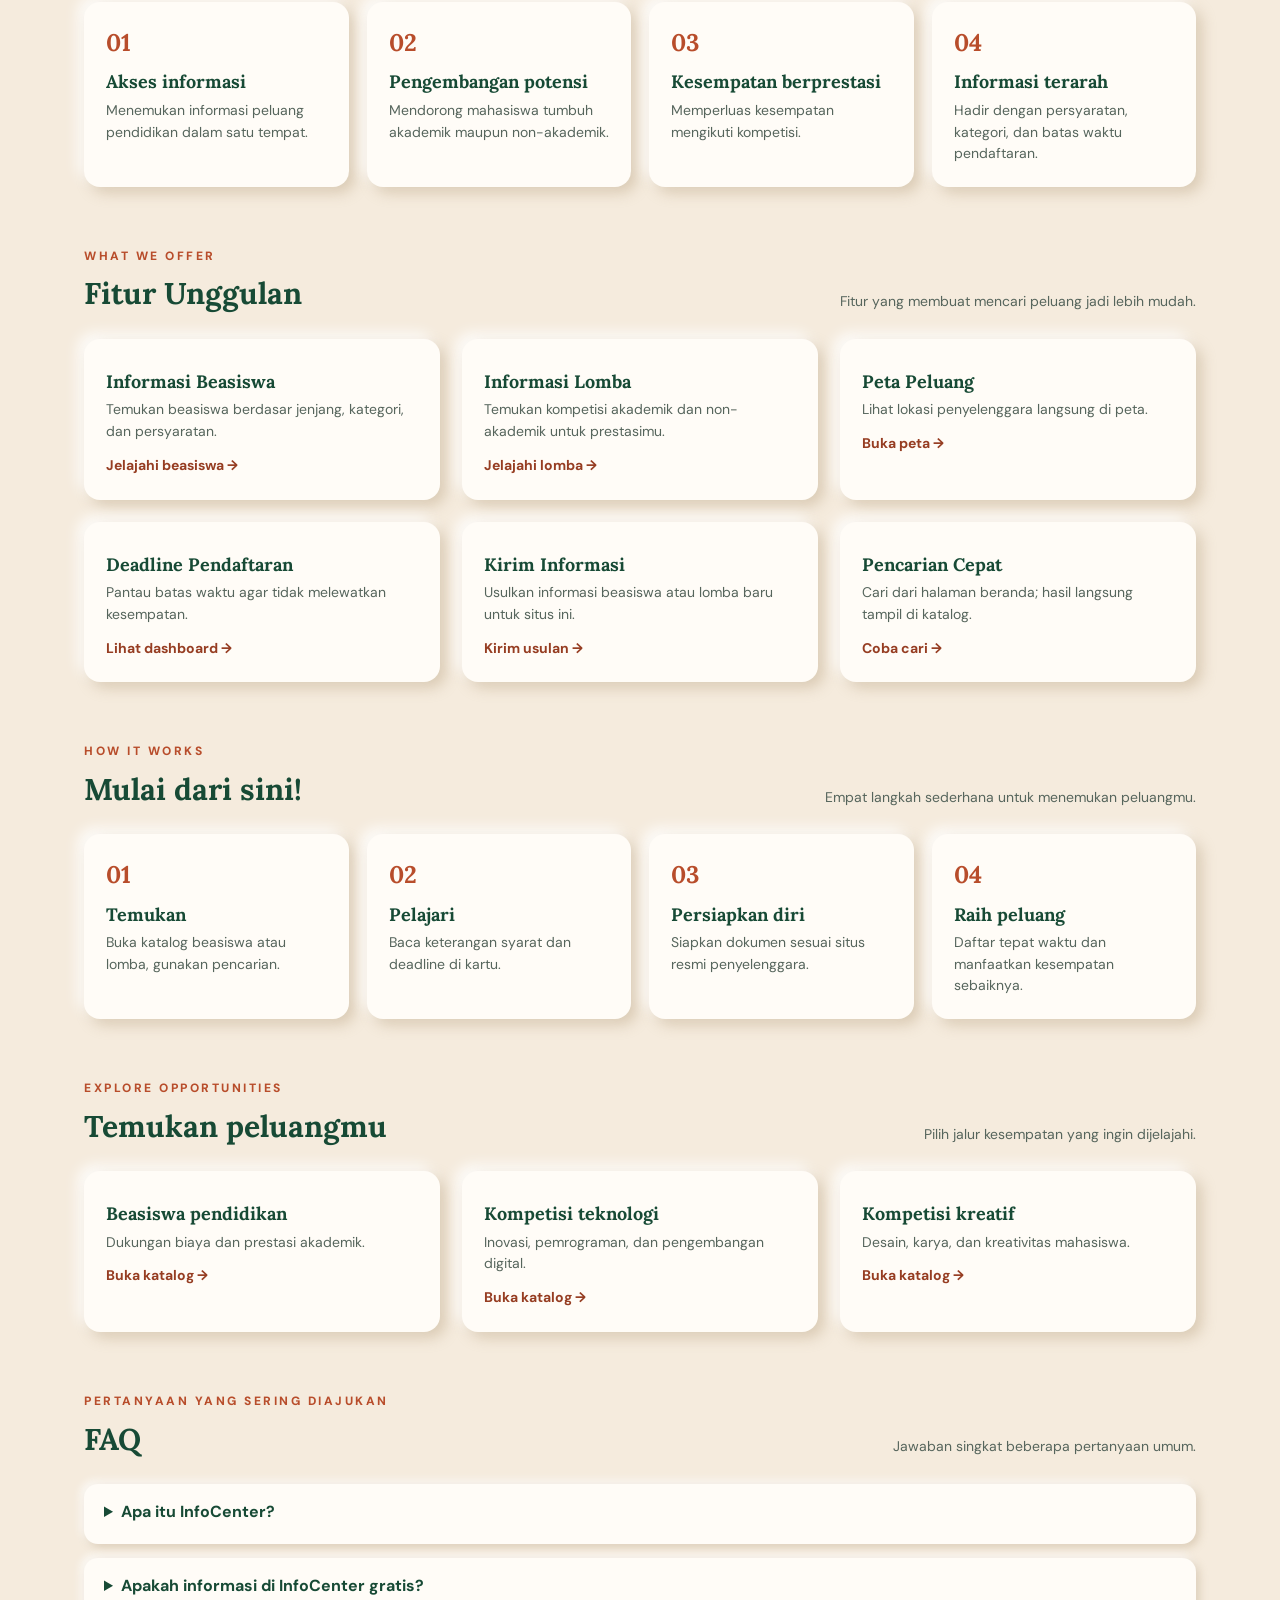
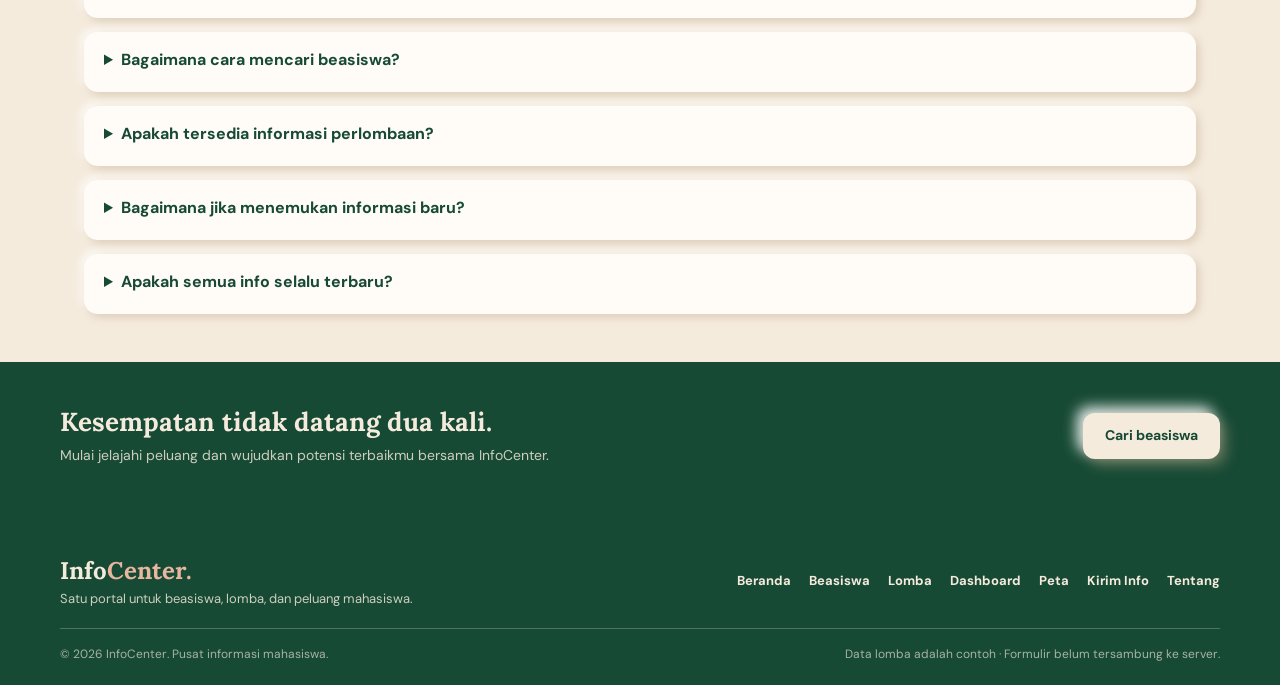
<file: tentang.html>
<!doctype html>
<html lang="id">
<head>
<meta charset="UTF-8" />
<meta name="viewport" content="width=device-width, initial-scale=1.0" />
<title>Tentang | InfoCenter</title>
<meta name="description" content="Tentang InfoCenter: profil, visi misi, tujuan, fitur, dan FAQ." />
<link rel="preconnect" href="https://fonts.googleapis.com" />
<link rel="preconnect" href="https://fonts.gstatic.com" crossorigin />
<link href="https://fonts.googleapis.com/css2?family=DM+Sans:wght@400;500;700;800&family=Lora:wght@500;600;700&display=swap" rel="stylesheet" />
<link rel="stylesheet" href="css/style.css" />
</head>
<body data-halaman="tentang">
<a class="tautan-lompat" href="#konten">Lewati ke konten</a>
<header class="navbar">
<div class="isi-navbar">
<a class="logo" href="index.html">Info<span>Center.</span></a>
<nav class="menu" id="menu" aria-label="Navigasi utama">
<a href="index.html">Beranda</a>
<div class="item-katalog">
<button class="tombol-katalog" id="tombolKatalog" type="button" aria-expanded="false" aria-haspopup="true" aria-label="Buka menu katalog">
Katalog
<svg class="ikon-pilih" viewBox="0 0 24 24" width="16" height="16" fill="none" stroke="currentColor" stroke-width="2.4" stroke-linecap="round" aria-hidden="true">
<path d="M6 9l6 6 6-6" />
</svg>
</button>
<div class="menu-katalog" id="menuKatalog" aria-label="Kategori katalog">
<a href="beasiswa.html">Beasiswa</a>
<a href="lomba.html">Lomba</a>
</div>
</div>
<a href="dashboard.html">Dashboard</a>
<a href="peta.html">Peta</a>
<a href="kirim-info.html">Kirim Info</a>
<a href="tentang.html" class="active">Tentang</a>
</nav>
<button class="tombol-menu" id="tombolMenu" type="button" aria-expanded="false" aria-controls="menu" aria-label="Buka atau tutup menu">
<svg class="ikon-buka" viewBox="0 0 24 24" width="22" height="22" fill="none" stroke="currentColor" stroke-width="2.2" stroke-linecap="round" aria-hidden="true">
<path d="M4 6h16M4 12h16M4 18h16" />
</svg>
<svg class="ikon-tutup" viewBox="0 0 24 24" width="22" height="22" fill="none" stroke="currentColor" stroke-width="2.2" stroke-linecap="round" aria-hidden="true">
<path d="M18 6L6 18M6 6l12 12" />
</svg>
</button>
</div>
</header>
<main id="konten">
<section class="hero">
<div class="isian-lebar">
<div class="hero-kiri">
<p class="mata-kata">STUDENT OPPORTUNITY PLATFORM</p>
<h1>Membuka peluang,<br  /><span>mewujudkan impian.</span></h1>
<p>
Setiap mahasiswa memiliki kesempatan untuk berkembang. InfoCenter
hadir untuk menghubungkanmu dengan peluang beasiswa, kompetisi,
dan pengalaman berharga untuk masa depan yang lebih baik.
</p>
<div class="hero-aksi">
<a class="tombol tombol-rust" href="#tentang-kami">Kenali kami</a>
<a class="tombol" href="#fitur">Jelajahi fitur</a>
</div>
</div>
<div class="bingkai-foto hero-foto">
<img src="assets/foto-beasiswa.jpg" alt="Mahasiswa sedang berjalan bersama di kampus" />
</div>
</div>
</section>
<section class="strip-statistik" aria-label="Statistik target">
<article class="item-statistik">
<h2>150+</h2>
<p>Target info beasiswa</p>
</article>
<article class="item-statistik">
<h2>50+</h2>
<p>Target info lomba</p>
</article>
<article class="item-statistik">
<h2>1.000+</h2>
<p>Target pengguna</p>
</article>
<article class="item-statistik">
<h2>24/7</h2>
<p>Akses informasi</p>
</article>
</section>
<p class="keterangan-bagian" style="max-width: 1160px; margin: 14px auto 0; padding: 0 24px">
Angka di atas adalah target aspiratif dari arsip proyek, bukan data
terverifikasi. Angka data yang benar-benar tersedia ada di dashboard.
</p>
<section class="bagian tentang-grid" id="tentang-kami">
<article class="kartu">
<p class="mata-kata">TENTANG INFOCENTER</p>
<h3>Satu platform, beragam kesempatan.</h3>
<p>
InfoCenter merupakan situs pusat informasi yang dirancang untuk
memudahkan mahasiswa menemukan kesempatan pengembangan diri.
</p>
<p>
Melalui satu platform, pengguna dapat memperoleh informasi mengenai
program beasiswa, kompetisi, kegiatan akademik, serta peluang
pengembangan kemampuan.
</p>
<p>
Kami percaya setiap mahasiswa memiliki potensi untuk berprestasi.
Informasi yang tepat bisa menjadi langkah awal mewujudkan masa depan
yang lebih baik.
</p>
</article>
<article class="kotak-penjelas">
<p class="mata-kata" style="color: #e9b69f">OUR PURPOSE</p>
<h3>Menghubungkan potensi dengan kesempatan.</h3>
<p>
Karena setiap kesempatan dapat menjadi awal dari sebuah pencapaian
besar.
</p>
</article>
</section>
<section class="bagian">
<div class="kepala-bagian">
<div>
<p class="mata-kata">OUR DIRECTION</p>
<h2>Visi dan Misi Kami</h2>
</div>
<p class="keterangan-bagian">
Landasan InfoCenter dalam menghadirkan informasi yang bermanfaat.
</p>
</div>
<div class="grid-dua">
<article class="kartu-info">
<span class="bilangan">✦</span>
<h3>Visi</h3>
<p>
Menjadi platform informasi yang mudah diakses, informatif, dan
bermanfaat dalam membantu mahasiswa menemukan peluang pendidikan
dan pengembangan diri.
</p>
</article>
<article class="kartu-info">
<span class="bilangan">✦</span>
<h3>Misi</h3>
<ul>
<li>Menyediakan informasi beasiswa secara terstruktur.</li>
<li>Menghadirkan informasi kompetisi mahasiswa.</li>
<li>Mempermudah pencarian peluang berdasarkan kategori.</li>
<li>Membantu mahasiswa mengetahui deadline pendaftaran.</li>
<li>Mendorong pengembangan potensi dan prestasi mahasiswa.</li>
</ul>
</article>
</div>
</section>
<section class="bagian">
<div class="kepala-bagian">
<div>
<p class="mata-kata">OUR PURPOSE</p>
<h2>Mengapa InfoCenter Hadir?</h2>
</div>
<p class="keterangan-bagian">
Menjadikan pencarian informasi peluang lebih praktis dan terarah.
</p>
</div>
<div class="grid-empat">
<article class="kartu-info">
<span class="bilangan">01</span>
<h3>Akses informasi</h3>
<p>Menemukan informasi peluang pendidikan dalam satu tempat.</p>
</article>
<article class="kartu-info">
<span class="bilangan">02</span>
<h3>Pengembangan potensi</h3>
<p>Mendorong mahasiswa tumbuh akademik maupun non-akademik.</p>
</article>
<article class="kartu-info">
<span class="bilangan">03</span>
<h3>Kesempatan berprestasi</h3>
<p>Memperluas kesempatan mengikuti kompetisi.</p>
</article>
<article class="kartu-info">
<span class="bilangan">04</span>
<h3>Informasi terarah</h3>
<p>
Hadir dengan persyaratan, kategori, dan batas waktu pendaftaran.
</p>
</article>
</div>
</section>
<section class="bagian" id="fitur">
<div class="kepala-bagian">
<div>
<p class="mata-kata">WHAT WE OFFER</p>
<h2>Fitur Unggulan</h2>
</div>
<p class="keterangan-bagian">
Fitur yang membuat mencari peluang jadi lebih mudah.
</p>
</div>
<div class="grid-tiga">
<article class="kartu-info">
<h3>Informasi Beasiswa</h3>
<p>Temukan beasiswa berdasar jenjang, kategori, dan persyaratan.</p>
<a class="tautan-info" href="beasiswa.html">Jelajahi beasiswa →</a>
</article>
<article class="kartu-info">
<h3>Informasi Lomba</h3>
<p>Temukan kompetisi akademik dan non-akademik untuk prestasimu.</p>
<a class="tautan-info" href="lomba.html">Jelajahi lomba →</a>
</article>
<article class="kartu-info">
<h3>Peta Peluang</h3>
<p>Lihat lokasi penyelenggara langsung di peta.</p>
<a class="tautan-info" href="peta.html">Buka peta →</a>
</article>
<article class="kartu-info">
<h3>Deadline Pendaftaran</h3>
<p>Pantau batas waktu agar tidak melewatkan kesempatan.</p>
<a class="tautan-info" href="dashboard.html">Lihat dashboard →</a>
</article>
<article class="kartu-info">
<h3>Kirim Informasi</h3>
<p>Usulkan informasi beasiswa atau lomba baru untuk situs ini.</p>
<a class="tautan-info" href="kirim-info.html">Kirim usulan →</a>
</article>
<article class="kartu-info">
<h3>Pencarian Cepat</h3>
<p>Cari dari halaman beranda; hasil langsung tampil di katalog.</p>
<a class="tautan-info" href="index.html">Coba cari →</a>
</article>
</div>
</section>
<section class="bagian">
<div class="kepala-bagian">
<div>
<p class="mata-kata">HOW IT WORKS</p>
<h2>Mulai dari sini!</h2>
</div>
<p class="keterangan-bagian">
Empat langkah sederhana untuk menemukan peluangmu.
</p>
</div>
<div class="grid-empat">
<article class="kartu-info">
<span class="bilangan">01</span>
<h3>Temukan</h3>
<p>Buka katalog beasiswa atau lomba, gunakan pencarian.</p>
</article>
<article class="kartu-info">
<span class="bilangan">02</span>
<h3>Pelajari</h3>
<p>Baca keterangan syarat dan deadline di kartu.</p>
</article>
<article class="kartu-info">
<span class="bilangan">03</span>
<h3>Persiapkan diri</h3>
<p>Siapkan dokumen sesuai situs resmi penyelenggara.</p>
</article>
<article class="kartu-info">
<span class="bilangan">04</span>
<h3>Raih peluang</h3>
<p>Daftar tepat waktu dan manfaatkan kesempatan sebaiknya.</p>
</article>
</div>
</section>
<section class="bagian">
<div class="kepala-bagian">
<div>
<p class="mata-kata">EXPLORE OPPORTUNITIES</p>
<h2>Temukan peluangmu</h2>
</div>
<p class="keterangan-bagian">
Pilih jalur kesempatan yang ingin dijelajahi.
</p>
</div>
<div class="grid-tiga">
<article class="kartu-info">
<h3>Beasiswa pendidikan</h3>
<p>Dukungan biaya dan prestasi akademik.</p>
<a class="tautan-info" href="beasiswa.html">Buka katalog →</a>
</article>
<article class="kartu-info">
<h3>Kompetisi teknologi</h3>
<p>Inovasi, pemrograman, dan pengembangan digital.</p>
<a class="tautan-info" href="lomba.html">Buka katalog →</a>
</article>
<article class="kartu-info">
<h3>Kompetisi kreatif</h3>
<p>Desain, karya, dan kreativitas mahasiswa.</p>
<a class="tautan-info" href="lomba.html">Buka katalog →</a>
</article>
</div>
</section>
<section class="bagian" id="faq">
<div class="kepala-bagian">
<div>
<p class="mata-kata">PERTANYAAN YANG SERING DIAJUKAN</p>
<h2>FAQ</h2>
</div>
<p class="keterangan-bagian">
Jawaban singkat beberapa pertanyaan umum.
</p>
</div>
<details class="pertanyaan">
<summary>Apa itu InfoCenter?</summary>
<p>
Situs pusat informasi beasiswa, kompetisi, dan peluang pengembangan
diri bagi mahasiswa.
</p>
</details>
<details class="pertanyaan">
<summary>Apakah informasi di InfoCenter gratis?</summary>
<p>
Ya. Situs ini turut memberikan informasi yang dapat diakses pengguna
tanpa biaya akses platform.
</p>
</details>
<details class="pertanyaan">
<summary>Bagaimana cara mencari beasiswa?</summary>
<p>
Buka menu Beasiswa, ketik kata kunci di kotak pencarian, atau pilih
kategori di wadah filter.
</p>
</details>
<details class="pertanyaan">
<summary>Apakah tersedia informasi perlombaan?</summary>
<p>
Ada di menu Lomba. Saat ini datanya masih contoh dan ditandai jelas
di halaman tersebut.
</p>
</details>
<details class="pertanyaan">
<summary>Bagaimana jika menemukan informasi baru?</summary>
<p>
Gunakan menu Kirim Info untuk mengusulkan informasi baru bagi
pengguna lain.
</p>
</details>
<details class="pertanyaan">
<summary>Apakah semua info selalu terbaru?</summary>
<p>
Tidak selalu. Selalu periksa situs resmi penyelenggara untuk
memastikan syarat dan jadwalnya.
</p>
</details>
</section>
<section class="pita-cta">
<div class="isi-pita">
<div>
<h2>Kesempatan tidak datang dua kali.</h2>
<p>
Mulai jelajahi peluang dan wujudkan potensi terbaikmu bersama
InfoCenter.
</p>
</div>
<a class="tombol tombol-krem" href="beasiswa.html">Cari beasiswa</a>
</div>
</section>
</main>
<footer class="footer">
<div class="isi-footer">
<div class="garis-footer">
<div>
<a class="logo" href="index.html">Info<span>Center.</span></a>
<p>Satu portal untuk beasiswa, lomba, dan peluang mahasiswa.</p>
</div>
<nav class="tautan-footer" aria-label="Tautan footer">
<a href="index.html">Beranda</a>
<a href="beasiswa.html">Beasiswa</a>
<a href="lomba.html">Lomba</a>
<a href="dashboard.html">Dashboard</a>
<a href="peta.html">Peta</a>
<a href="kirim-info.html">Kirim Info</a>
<a href="tentang.html">Tentang</a>
</nav>
</div>
<div class="penutup-footer">
<p>© 2026 InfoCenter. Pusat informasi mahasiswa.</p>
<p>Data lomba adalah contoh · Formulir belum tersambung ke server.</p>
</div>
</div>
</footer>
<script src="js/data.js"></script>
<script src="js/main.js"></script>
</body>
</html>
</file>
<file: css/style.css>
/* =============================================================
   STYLE.CSS — SATU stylesheet untuk SEMUA halaman InfoCenter

   Palet (wajib, sesuai halaman Beasiswa asli):
     forest #174A35 (hijau gelap) • cream #F5EBDD (krem) • rust #B84D2B (merah bata)

   Konsep "Cream & Shadow" (minimalis-neumorphic):
     semua halaman berlatar cream; kartu, tombol, dan kotak isian
     terlihat "melembung" atau "adaptif cekung" dari permukaan yang sama
     lewat bayangan ganda: satu bayangan gelap halus + satu kilau terang.

   Susunan berkas:
     1. Token & dasar          5. Halaman beranda
     2. Komponen umum          6. Halaman dashboard
        (navbar, tombol,       7. Halaman peta
        lencana, kartu…)       8. Halaman kirim-info
     3. Komponen halaman       9. Halaman tentang
        peluang               10. Responsif (layar kecil)
     4. Pita ajakan bersama
   ============================================================= */

/* ---------------- 1. TOKEN & DASAR ---------------- */

@import url("https://fonts.googleapis.com/css2?family=DM+Sans:wght@400;500;700;800&family=Lora:wght@500;600;700&display=swap");

:root {
  /* Warna dasar */
  --forest: #174a35; /* hijau gelap: judul, footer, aksen */
  --forest-tua: #113627; /* hover dalam area forest */
  --cream: #f5ebdd; /* latar semua halaman */
  --cream-tua: #efe3d2; /* strip statistik / area lekuk */
  --putih: #fffcf7; /* kartu */
  --rust: #b84d2b; /* aksi utama & status penting */
  --rust-tua: #963d22; /* hover aksi utama */

  /* Warna teks & garis */
  --teks: #26372e; /* teks isi — kontras tinggi di atas cream */
  --redup: #56655c; /* teks penjelas kecil — tetap ≥ kontras 4.5 */
  --garis: #e0d4c3;

  /* Bayangan "melembung" (neumorphic) di atas permukaan cream */
  --kilap: rgba(255, 255, 255, 0.9);
  --patina: rgba(186, 163, 131, 0.45);
  --bayang-luar: 6px 6px 14px var(--patina), -6px -6px 14px var(--kilap);
  --bayang-dalam:
    inset 4px 4px 9px var(--patina), inset -4px -4px 9px var(--kilap);
  --bayang-lemah: 3px 3px 8px var(--patina), -3px -3px 8px var(--kilap);
}

* {
  margin: 0;
  padding: 0;
  box-sizing: border-box;
}

html {
  scroll-behavior: smooth;
}

body {
  font-family: "DM Sans", "Segoe UI", sans-serif;
  font-size: 16px; /* dasar gui 16px agar mudah dibaca */
  line-height: 1.55;
  background: var(--cream);
  color: var(--teks);
}

img {
  max-width: 100%;
  display: block;
}

h1,
h2,
h3 {
  font-family: "Lora", Georgia, serif;
  color: var(--forest);
  line-height: 1.25;
}

main {
  padding-bottom: 0; /* jarak jeda tak lagi milik main; band & bagian yang mengurus */
}

/* Lingkaran fokus keyboard yang jelas — dipakai untuk semua yang bisa fokus */
a:focus-visible,
button:focus-visible,
input:focus-visible,
select:focus-visible,
textarea:focus-visible,
.kartu:focus-visible {
  outline: 3px solid var(--rust);
  outline-offset: 2px;
}

::selection {
  background: var(--forest);
  color: var(--cream);
}

/* Tautan "lewati ke konten" untuk pengguna keyboard/screen reader */
.tautan-lompat {
  position: absolute;
  left: -999px;
  top: 8px;
  padding: 10px 16px;
  background: var(--forest);
  color: var(--cream);
  border-radius: 8px;
  z-index: 200;
}

.tautan-lompat:focus {
  left: 8px;
}

/* Orang yang mengatur "kurangi gerakan" pada perangkatnya dihormati */
@media (prefers-reduced-motion: reduce) {
  html {
    scroll-behavior: auto;
  }
  *,
  *::before,
  *::after {
    transition: none !important;
    animation: none !important;
  }
}

/* ---------------- 2. KOMPONEN UMUM ---------------- */

/* --- NAVBAR (sama di semua halaman) --- */
.navbar {
  position: sticky;
  top: 0;
  z-index: 100;
  background: var(--cream);
  border-bottom: 1px solid var(--garis);
}

.isi-navbar {
  max-width: 1160px;
  margin: 0 auto;
  padding: 0 24px;
  min-height: 74px;
  display: flex;
  align-items: center;
  justify-content: space-between;
  gap: 18px;
}

.logo {
  font-family: "Lora", serif;
  font-size: 24px;
  font-weight: 700;
  color: var(--forest);
  text-decoration: none;
}

.logo span {
  color: var(--rust);
}

.menu {
  display: flex;
  align-items: center;
  gap: 6px;
}

.menu a {
  padding: 9px 13px; /* area sentuh tetap cukup besar */
  border-radius: 9px;
  color: var(--forest);
  font-size: 14px;
  font-weight: 700;
  text-decoration: none;
  transition:
    color 0.2s,
    background 0.2s;
}

.menu a:hover {
  color: var(--rust);
}

.menu a.active {
  background: var(--putih);
  box-shadow: var(--bayang-lemah); /* halaman aktif "terangkat" sedikit */
  color: var(--rust);
}

/* --- MENU KATALOG (dropdown Beasiswa + Lomba) --- */

.item-katalog {
  position: relative; /* acuan posisi menu anak di desktop */
}

/* Tombol "Katalog ▾" — tampilannya menyatu dengan tautan lain di menu */
.tombol-katalog {
  display: inline-flex;
  align-items: center;
  gap: 7px;
  min-height: 44px;
  padding: 9px 13px;
  border: none;
  border-radius: 9px;
  background: transparent;
  color: var(--forest);
  font-family: inherit;
  font-size: 14px;
  font-weight: 700;
  cursor: pointer;
  transition:
    color 0.2s,
    background 0.2s;
}

.tombol-katalog:hover {
  color: var(--rust);
}

/* Saat halamannya beasiswa/lomba, item Katalog ikut menonjol */
.tombol-katalog.active {
  background: var(--putih);
  box-shadow: var(--bayang-lemah);
  color: var(--rust);
}

/* Ikon panah kecil berputar saat menu terbuka */
.tombol-katalog .ikon-pilih {
  transition: transform 0.2s;
}

.item-katalog.terbuka .ikon-pilih {
  transform: rotate(180deg);
}

/* Menu anak: tersembunyi sampai tombolnya diklik (lihat js/main.js) */
.menu-katalog {
  position: absolute;
  top: calc(100% + 10px);
  left: 0;
  z-index: 120;
  min-width: 180px;
  padding: 8px;
  display: none;
  flex-direction: column;
  gap: 2px;
  background: var(--putih);
  border-radius: 14px;
  box-shadow:
    8px 8px 18px var(--patina),
    -8px -8px 18px var(--kilap);
}

.item-katalog.terbuka .menu-katalog {
  display: flex;
}

.menu-katalog a {
  padding: 11px 14px;
  border-radius: 10px;
  color: var(--forest);
  font-size: 14px;
  font-weight: 700;
  text-decoration: none;
  transition:
    background 0.15s,
    color 0.15s;
}

.menu-katalog a:hover {
  background: var(--cream);
  color: var(--rust);
}

/* penanda halaman yang sedang dibuka, di dalam dropdown Katalog */
.menu-katalog a.active {
  background: var(--cream);
  color: var(--rust);
}

/* Tombol menu (humberger) — hanya tampil di layar kecil */
.tombol-menu {
  display: none;
  width: 46px;
  height: 46px;
  border: none;
  border-radius: 12px;
  background: var(--cream);
  box-shadow: var(--bayang-lemah);
  color: var(--forest);
  cursor: pointer;
}

.tombol-menu svg {
  display: block;
  margin: auto;
}

.tombol-menu .ikon-tutup {
  display: none;
}

/* Saat menu terbuka: ikon humberger diganti silang */
.tombol-menu[aria-expanded="true"] .ikon-buka {
  display: none;
}
.tombol-menu[aria-expanded="true"] .ikon-tutup {
  display: block;
}

/* --- TOMBOL --- */
.tombol {
  display: inline-block;
  min-height: 46px; /* target sentuh ≥ 44px */
  padding: 12px 22px;
  border: none;
  border-radius: 12px;
  background: var(--cream);
  box-shadow: var(--bayang-luar);
  color: var(--forest);
  font-family: inherit;
  font-size: 14px;
  font-weight: 700;
  text-decoration: none;
  text-align: center;
  cursor: pointer;
  transition:
    transform 0.15s,
    box-shadow 0.15s,
    background 0.2s,
    color 0.2s;
}

.tombol:hover {
  transform: translateY(-2px);
  box-shadow:
    8px 8px 18px var(--patina),
    -8px -8px 18px var(--kilap);
}

.tombol:active {
  /* ditekan = "tenggelam" ke permukaan */
  transform: translateY(0);
  box-shadow: var(--bayang-dalam);
}

/* Tombol aksi utama (rust) & di atas area forest */
.tombol-rust {
  background: var(--rust);
  color: #fff8f2;
  box-shadow: 5px 5px 14px var(--patina);
}

.tombol-rust:hover {
  background: var(--rust-tua);
}

.tombol-krem {
  background: var(--cream);
  color: var(--forest);
}

/* --- LENCANA (badge kecil) --- */
.lencana {
  display: inline-block;
  padding: 4px 10px;
  border-radius: 999px;
  font-size: 12px;
  font-weight: 800;
  letter-spacing: 0.3px;
}

.lencana.kategori {
  color: var(--rust-tua);
  background: #f6e3d8;
}

.status-dibuka {
  color: #23623d;
  background: #e0efe3;
}
.status-ditutup {
  color: #9a3e2a;
  background: #f5e1db;
}
.status-proses {
  color: #7c5c15;
  background: #f5edcf;
}

/* penanda data contoh — WAJIB muncul agar tidak disangka data resmi */
.status-contoh {
  color: #7e341e;
  background: #f6e0d6;
  border: 1px dashed var(--rust);
}

.tag-beasiswa {
  color: var(--cream);
  background: var(--forest);
}
.tag-lomba {
  color: var(--cream);
  background: var(--rust);
}

/* --- KARTU dasar --- */
.kartu {
  background: var(--putih);
  border-radius: 16px;
  box-shadow: var(--bayang-luar);
}

/* --- STRIP STATISTIK --- */
.strip-statistik {
  display: grid;
  grid-template-columns: repeat(4, 1fr);
  gap: 18px;
  max-width: 1160px;
  margin: 0 auto 0;
  padding: 34px 24px 0;
}

.item-statistik {
  padding: 18px 12px;
  text-align: center;
  background: var(--cream);
  border-radius: 16px;
  box-shadow: var(--bayang-lemah);
}

.item-statistik h2 {
  font-size: 30px;
}

.item-statistik p {
  color: var(--redup);
  font-size: 13px;
}

/* --- BAGIAN (section) & kepala bagian --- */
.bagian {
  max-width: 1160px;
  margin: 0 auto;
  padding: 60px 24px 0;
}

.kepala-bagian {
  display: flex;
  align-items: flex-end;
  justify-content: space-between;
  gap: 24px;
  margin-bottom: 26px;
}

.kepala-bagian h2 {
  font-size: 30px;
}

.keterangan-bagian {
  max-width: 420px;
  color: var(--redup);
  font-size: 14px;
}

.mata-kata {
  /* teks kecil kapital di atas judul */
  color: var(--rust);
  font-size: 12px;
  font-weight: 800;
  letter-spacing: 2.5px;
  margin-bottom: 10px;
}

/* --- BARIS INFO (daftar deadline: beranda & dashboard) --- */
.daftar-mengecil {
  display: flex;
  flex-direction: column;
  gap: 12px;
}

.baris-info {
  display: flex;
  align-items: center;
  gap: 14px;
  min-height: 52px;
  padding: 12px 16px;
  background: var(--cream);
  border-radius: 12px;
  box-shadow: var(--bayang-lemah);
  text-decoration: none;
  color: var(--teks);
  transition:
    transform 0.15s,
    box-shadow 0.15s;
}

.baris-info:hover {
  transform: translateY(-2px);
  box-shadow: var(--bayang-luar);
}

.baris-info .nama-info {
  flex: 1;
  font-weight: 700;
  min-width: 0;
}

.baris-info .tgl-info {
  color: var(--redup);
  font-size: 13px;
  white-space: nowrap;
}

.baris-info .panah-info {
  color: var(--rust);
  font-weight: 800;
}

/* --- PITA AJAKAN (band forest sebelum footer) --- */
.pita-cta {
  margin-top: 48px; /* lebih dekat-footer, band tak lagi jauh terpisah */
  padding: 44px 24px 48px;
  background: var(--forest);
  color: var(--cream);
}

.isi-pita {
  max-width: 1160px;
  margin: 0 auto;
  display: flex;
  align-items: center;
  justify-content: space-between;
  flex-wrap: wrap;
  gap: 20px;
}

.isi-pita h2 {
  color: var(--cream);
  font-size: 26px;
  margin-bottom: 6px;
}

.isi-pita p {
  color: rgba(245, 235, 221, 0.82);
  max-width: 560px;
  font-size: 14px;
}

/* --- FOOTER (sama di semua halaman) --- */
.footer {
  margin-top: 0; /* footer menyambung ke band/bagian terakhir; tanpa gap besar */
  background: var(--forest);
  color: var(--cream);
  padding: 38px 24px 22px;
}

main > section:last-of-type {
  /* Halaman yang bagian terakhirnya BUKAN pita ajakan (dashboard, peta,
     kirim-info) tetap diberi jarak napas sebelum footer */
  padding-bottom: 48px;
}

.pita-cta:last-of-type {
  /* band ajakan sudah mengatur jarak sendiri via padding dalam */
  padding-bottom: 48px;
}

.isi-footer {
  max-width: 1160px;
  margin: 0 auto;
}

.footer .logo {
  color: var(--cream);
}
.footer .logo span {
  color: #e9b69f;
}

.footer .garis-footer {
  display: flex;
  align-items: center;
  justify-content: space-between;
  flex-wrap: wrap;
  gap: 16px;
  padding-bottom: 18px;
  border-bottom: 1px solid rgba(245, 235, 221, 0.25);
}

.footer .garis-footer p {
  color: rgba(245, 235, 221, 0.82);
  max-width: 460px;
  font-size: 13px;
}

.tautan-footer {
  display: flex;
  flex-wrap: wrap;
  gap: 6px 18px;
}

.tautan-footer a {
  color: var(--cream);
  font-size: 13px;
  font-weight: 700;
  text-decoration: none;
  padding: 6px 0;
}

.tautan-footer a:hover {
  color: #e9b69f;
}

.footer .penutup-footer {
  display: flex;
  justify-content: space-between;
  flex-wrap: wrap;
  gap: 8px;
  padding-top: 16px;
  color: rgba(245, 235, 221, 0.65);
  font-size: 12px;
}

/* ---------------- 3. KOMPONEN HALAMAN PELUANG ---------------- */

/* Sampul halaman: band forest — tiap halaman dibuka pita hijau yang
   sama, sehingga identitasnya seragam & tak ada lagi sampul polos */
.sampul-halaman {
  background: var(--forest);
  color: var(--cream);
  padding: 60px 24px;
}

.sampul-halaman h1 {
  font-size: clamp(34px, 4.6vw, 48px);
  max-width: 640px;
}

.sampul-halaman h1 span,
.sampul-halaman .mata-kata,
.sampul-halaman strong {
  color: #e9b69f;
}

.sampul-halaman p:not(.mata-kata) {
  max-width: 560px;
  margin-top: 12px;
  color: rgba(245, 235, 221, 0.82);
}

/* Bar pencarian + filter */
.bar-filter {
  display: grid;
  grid-template-columns: 1fr 230px 110px;
  gap: 14px;
  margin-bottom: 26px;
}

.kotak-cari {
  display: flex;
  align-items: center;
  gap: 10px;
  padding: 0 16px;
  border-radius: 12px;
  background: var(--cream);
  box-shadow: var(--bayang-dalam); /* cekung: tempat mengetik */
}

.kotak-cari svg {
  color: var(--forest);
  flex-shrink: 0;
}

.kotak-cari input {
  width: 100%;
  min-height: 46px;
  border: none;
  background: transparent;
  font: inherit;
  color: var(--teks);
}

.kotak-cari input:focus {
  outline: none;
} /* cincin fokusnya di wadah .kotak-cari */

.bar-filter select {
  min-height: 46px;
  padding: 0 12px;
  border: none;
  border-radius: 12px;
  background: var(--cream);
  box-shadow: var(--bayang-dalam);
  font-family: inherit;
  font-size: 14px;
  color: var(--teks);
  cursor: pointer;
}

.bar-filter .tombol-reset {
  background: var(--forest);
  color: var(--cream);
  box-shadow: 5px 5px 12px var(--patina);
}

.bar-filter .tombol-reset:hover {
  background: var(--forest-tua);
}

/* Daftar kartu peluang */
.daftar-peluang {
  display: grid;
  grid-template-columns: repeat(2, minmax(0, 1fr));
  gap: 22px;
}

.peluang {
  padding: 22px;
  display: flex;
  flex-direction: column;
  transition: transform 0.15s;
  cursor: pointer;
}

.peluang:hover {
  transform: translateY(-3px);
}

.kepala-kartu {
  display: flex;
  align-items: center;
  justify-content: space-between;
  gap: 10px;
  margin-bottom: 14px;
}

.nama-peluang {
  font-size: 20px;
  margin-bottom: 4px;
}

.penyelenggara {
  color: var(--redup);
  font-size: 13px;
  margin-bottom: 16px;
}

.info-grid {
  display: grid;
  grid-template-columns: 1fr 1fr;
  gap: 14px 18px;
  padding: 16px 0;
  border-top: 1px solid var(--garis);
  border-bottom: 1px solid var(--garis);
}

.info-label {
  display: block;
  color: var(--redup);
  font-size: 11px;
  margin-bottom: 3px;
}

.info-value {
  font-size: 14px;
  font-weight: 700;
  overflow-wrap: anywhere;
}

.info-alamat {
  grid-column: 1 / -1;
}

.kaki-kartu {
  margin-top: 18px;
}

.tautan-situs {
  display: block;
  padding: 12px;
  border-radius: 10px;
  background: var(--cream);
  box-shadow: var(--bayang-lemah);
  color: var(--forest);
  font-size: 14px;
  font-weight: 800;
  text-align: center;
  text-decoration: none;
  transition:
    transform 0.15s,
    box-shadow 0.15s;
}

.tautan-situs:hover {
  transform: translateY(-2px);
  box-shadow: var(--bayang-luar);
}

.kartu .catatan-tautan {
  display: block;
  padding: 11px 12px;
  border: 1px dashed var(--rust);
  border-radius: 10px;
  color: var(--rust-tua);
  background: #f9ede5;
  font-size: 13px;
  text-align: center;
}

.petunjuk-klik {
  margin-top: 12px;
  color: var(--redup);
  font-size: 12px;
  text-align: center;
}

/* Pesan saat pencarian tidak menemukan apa pun.
   JS mengatur atribut hidden: hasil kosong → hidden dibuka, pesan tampil. */
.pesan-kosong {
  padding: 26px;
  text-align: center;
  color: var(--redup);
  background: var(--cream);
  border-radius: 14px;
  box-shadow: var(--bayang-lemah);
}

.pesan-kosong[hidden] {
  display: none;
}

/* Kartu kategori besar (tombol filter bergambar) */
.grid-kategori {
  display: grid;
  grid-template-columns: repeat(3, 1fr);
  gap: 18px;
}

.kartu-kategori {
  position: relative;
  min-height: 120px;
  padding: 20px 22px;
  text-align: left;
  border: none;
  border-radius: 16px;
  background: var(--cream);
  box-shadow: var(--bayang-luar);
  font-family: inherit;
  cursor: pointer;
  transition:
    transform 0.15s,
    box-shadow 0.15s,
    background 0.2s;
}

.kartu-kategori:hover,
.kartu-kategori.terpilih {
  background: var(--forest);
  box-shadow: 8px 8px 16px var(--patina);
}

.kartu-kategori:hover h3,
.kartu-kategori.terpilih h3,
.kartu-kategori:hover p,
.kartu-kategori.terpilih p {
  color: var(--cream);
}

.kartu-kategori h3 {
  font-size: 18px;
  margin-bottom: 4px;
}

.kartu-kategori p {
  max-width: 260px;
  color: var(--redup);
  font-size: 13px;
}

.kartu-kategori .nomor-kategori {
  color: var(--rust);
  font-size: 12px;
  font-weight: 800;
}

.kartu-kategori:hover .nomor-kategori,
.kartu-kategori.terpilih .nomor-kategori {
  color: #e9b69f;
}

.kartu-kategori .panah-kategori {
  position: absolute;
  top: 18px;
  right: 18px;
  color: var(--rust);
  font-size: 17px;
}

.kartu-kategori:hover .panah-kategori,
.kartu-kategori.terpilih .panah-kategori {
  color: #e9b69f;
}

/* ---------------- 4. HALAMAN BERANDA ---------------- */

/* Ini pembantu band: wadah bagian dalam band supaya teks
   tetap sejajar (max lebar) sementara latarnya membentang penuh */
.isian-lebar {
  max-width: 1160px;
  margin: 0 auto;
}

/* --- HERO --- */
.hero {
  background: var(--forest);
  color: var(--cream);
  padding: 60px 24px;
}

/* Baris hero: teks di kiri, ilustrasi di kanan */
.hero .isian-lebar {
  display: flex;
  align-items: center;
  justify-content: space-between;
  gap: 40px;
}

.hero-kiri {
  max-width: 600px;
}

.hero-kiri h1 {
  font-size: clamp(36px, 5vw, 54px);
  color: var(--cream);
  max-width: 640px;
}

/* Aksen krem tua di atas band forest — diwariskan halaman Beasiswa asli */
.hero h1 span,
.hero .mata-kata {
  color: #e9b69f;
}

.hero-kiri > p {
  margin-top: 12px;
  color: var(--redup);
  max-width: 520px;
}

/* Kotak pencarian besar di beranda — kirim ke halaman Beasiswa */
.form-cari {
  display: flex;
  gap: 12px;
  margin-top: 24px;
  max-width: 560px;
}

.form-cari .kotak-cari {
  flex: 1;
}

.hero-aksi {
  display: flex;
  flex-wrap: wrap;
  gap: 12px;
  margin-top: 18px;
}

.hero-illustration {
  width: 300px;
  flex-shrink: 0;
}

.hero-foto {
  /* foto hero pada halaman Tentang (bingkai neumorphic) */
  width: 330px;
  flex-shrink: 0;
}

/* Pintasan di sisi dashboard */
.lita-pintas {
  display: flex;
  flex-direction: column;
  gap: 12px;
}

.lita-pintas .tombol {
  width: 100%;
}

/* ---------------- 5. HALAMAN DASHBOARD ---------------- */

/* --- WELCOME (sempran halaman dashboard, band forest) --- */
.welcome {
  background: var(--forest);
  color: var(--cream);
  padding: 60px 24px;
}

.welcome .mata-kata {
  color: #e9b69f;
}

.welcome h1 {
  font-size: clamp(32px, 4.4vw, 44px);
  color: var(--cream);
}

.welcome p {
  color: rgba(245, 235, 221, 0.82);
  margin-top: 10px;
  max-width: 560px;
}

.grid-dashboard {
  max-width: 1160px;
  margin: 0 auto;
  padding: 26px 24px 0;
  display: grid;
  grid-template-columns: 2fr 1fr;
  gap: 22px;
  align-items: start;
}

.panel {
  padding: 24px;
  background: var(--putih);
  border-radius: 16px;
  box-shadow: var(--bayang-luar);
}

.panel h2 {
  font-size: 21px;
  margin-bottom: 16px;
}

.panel .keterangan-panel {
  color: var(--redup);
  font-size: 13px;
  margin: -10px 0 16px;
}

/* Wadah grafik Highcharts diberi tinggi tetap supaya layout tidak meloncat
   saat diagram selesai digambar */
#wadahGrafik {
  height: 320px;
  margin-bottom: 6px;
}

/* --- TABEL DATA (dashboard) --- */

/* Pembungkus scroll: di layar sempit tabel menggulir memanjang,
   bukan memecah layout halaman */
.tabel-scroll {
  overflow-x: auto;
  border-radius: 12px;
  border: 1px solid var(--garis);
}

.tabel-data {
  width: 100%;
  min-width: 760px; /* di bawah lebar ini muncul scroll horizontal */
  border-collapse: collapse;
  font-size: 14px;
}

.tabel-data caption {
  text-align: left;
}

.tabel-data th,
.tabel-data td {
  padding: 12px 14px;
  text-align: left;
  border-bottom: 1px solid var(--garis);
}

/* Kepala tabel: huruf kapital kecil berwarna forest */
.tabel-data thead th {
  background: var(--cream);
  color: var(--forest);
  font-size: 12px;
  font-weight: 800;
  letter-spacing: 1px;
  text-transform: uppercase;
}

.tabel-data tbody tr:nth-child(even) {
  background: #F3E7D8; /* zebra lembut di atas kartu putih */
}

.tabel-data td strong {
  color: var(--forest);
}

/* Tautan dalam sel tabel — sama dengan warna aksi situs */
.tabel-data td a {
  color: var(--rust-tua);
  font-weight: 700;
  text-decoration: none;
}

.tabel-data td a:hover {
  text-decoration: underline;
}

/* Kelas bantu: teks hanya untuk pembaca layar (caption tabel) */
.teks-tersembunyi {
  position: absolute;
  width: 1px;
  height: 1px;
  overflow: hidden;
  clip: rect(0 0 0 0);
  white-space: nowrap;
}

/* ---------------- 6. HALAMAN PETA ---------------- */

.keterangan-peta {
  margin-top: 30px;
  display: flex;
  flex-wrap: wrap;
  gap: 14px;
  align-items: center;
}

.keterangan-peta .ceklis {
  display: flex;
  align-items: center;
  gap: 8px;
  padding: 9px 15px;
  border-radius: 999px;
  background: var(--cream);
  box-shadow: var(--bayang-lemah);
  font-size: 14px;
}

.ceklis .poin {
  display: inline-block;
  width: 12px;
  height: 12px;
  border-radius: 50%;
}
.ceklis .poin.kest {
  background: var(--forest);
}
.ceklis .poin.kata {
  background: var(--rust);
}

#peta {
  height: 470px;
  border-radius: 16px;
  box-shadow: var(--bayang-luar);
  z-index: 1; /* agar tidak tertimbun navbar saat menggulir */
}

/* Isi balon popup (Leaflet) diberi font & warna situs */
.isi-popup {
  color: var(--teks);
  font-size: 14px;
}
.isi-popup .popup-nama {
  color: var(--forest);
  font-size: 15px;
}
.isi-popup p {
  margin: 6px 0 0;
}
.isi-popup a {
  color: var(--rust-tua);
  font-weight: 700;
}
.isi-popup .popup-contoh {
  color: var(--rust-tua);
  font-style: italic;
}

/* Bola marker warna kebijaksanaan: beasiswa = forest, lomba = rust */
.bola-marker {
  width: 22px;
  height: 22px;
  border-radius: 50%;
  border: 3px solid var(--cream);
  box-shadow: 0 3px 8px rgba(23, 43, 33, 0.4);
}

.bola-marker.beasiswa {
  background: var(--forest);
}
.bola-marker.lomba {
  background: var(--rust);
}

.marker-peta {
  background: transparent;
  border: none;
}

/* Bar filter peta memakai .bar-filter milik bagian 3 — dipakai ulang */

/* ---------------- 7. HALAMAN KIRIM INFO ---------------- */

.form-kirim {
  max-width: 760px;
}

.kolom {
  margin-bottom: 22px;
}

.kolom label.keterangan-kolom {
  display: block;
  color: var(--forest);
  font-size: 13px;
  font-weight: 800;
  letter-spacing: 1px;
  margin-bottom: 9px;
}

.kolom .tanda-wajib {
  color: var(--rust);
}

.kolom input[type="text"],
.kolom select,
.kolom textarea {
  width: 100%;
  min-height: 46px;
  padding: 12px 15px;
  border: none;
  border-radius: 12px;
  background: var(--cream);
  box-shadow: var(--bayang-dalam);
  font-family: inherit;
  font-size: 15px;
  color: var(--teks);
}

.kolom textarea {
  min-height: 170px;
  resize: vertical;
}

.hitung-karakter {
  margin-top: 8px;
  color: var(--redup);
  font-size: 13px;
  text-align: right;
}

/* Pesan kesalahan — hanya muncul pada kolom yang disalahkan JS */
.pesan-gagal {
  display: none;
  margin-top: 8px;
  color: var(--rust-tua);
  background: #f9ede5;
  border-radius: 8px;
  padding: 8px 12px;
  font-size: 13px;
}

.kolom.salah .pesan-gagal {
  display: block;
}

.kolom.salah input,
.kolom.salah select,
.kolom.salah textarea {
  outline: 2px solid var(--rust);
}

/* Unggahan lampiran */
.kotak-unggah {
  display: flex;
  flex-direction: column;
  gap: 12px;
  padding: 20px;
  border: 2px dashed var(--garis);
  border-radius: 14px;
  background: var(--cream);
  text-align: center;
  color: var(--redup);
  font-size: 14px;
  cursor: pointer;
}

.kotak-unggah strong {
  color: var(--forest);
}

.kotak-unggah:focus-within {
  outline: 3px solid var(--rust);
  outline-offset: 2px;
}

.kotak-unggah input {
  position: absolute; /* tombol pilih berkas dibawa ke dalam label agar rapi */
  width: 0;
  height: 0;
  opacity: 0;
}

.aksi-form {
  display: flex;
  gap: 14px;
}

.baris-all {
  display: grid;
  grid-template-columns: 1fr 1fr;
  gap: 20px;
}

/* Notifikasi selesai mengisi formulir */
.toast {
  position: fixed;
  left: 50%;
  bottom: 26px;
  transform: translate(-50%, 90px); /* posisi sembunyi di bawah layar */
  padding: 14px 20px;
  background: var(--forest);
  color: var(--cream);
  border-radius: 12px;
  box-shadow: 0 10px 26px rgba(23, 43, 33, 0.35);
  font-size: 14px;
  opacity: 0;
  transition:
    transform 0.35s,
    opacity 0.35s;
  z-index: 150;
}

.toast.tampil {
  transform: translate(-50%, 0);
  opacity: 1;
}

/* ---------------- 8. HALAMAN TENTANG ---------------- */

/* Foto di dalam bingkai neumorphic */
.bingkai-foto {
  padding: 14px;
  border-radius: 20px;
  background: var(--cream);
  box-shadow: var(--bayang-luar);
}

.bingkai-foto img {
  border-radius: 12px;
}

.tentang-grid {
  display: grid;
  grid-template-columns: 1.3fr 1fr;
  gap: 24px;
  align-items: stretch;
}

.tentang-grid .kartu {
  padding: 26px;
}

.tentang-grid h3 {
  font-size: 22px;
  margin-bottom: 10px;
}

.tentang-grid p {
  color: var(--teks);
  font-size: 15px;
  margin-bottom: 12px;
}

.kotak-penjelas {
  padding: 26px;
  background: var(--forest);
  color: var(--cream);
  border-radius: 16px;
  box-shadow: var(--bayang-luar);
}

.kotak-penjelas h3 {
  color: var(--cream);
  font-size: 20px;
  margin: 10px 0;
}

.kotak-penjelas p {
  color: rgba(245, 235, 221, 0.85);
  font-size: 14px;
}

.grid-dua {
  display: grid;
  grid-template-columns: repeat(2, 1fr);
  gap: 22px;
}

.grid-tiga {
  display: grid;
  grid-template-columns: repeat(3, 1fr);
  gap: 22px;
}

.grid-empat {
  display: grid;
  grid-template-columns: repeat(4, 1fr);
  gap: 18px;
}

.kartu-info {
  padding: 22px;
  background: var(--putih);
  border-radius: 16px;
  box-shadow: var(--bayang-luar);
}

.kartu-info h3 {
  font-size: 18px;
  margin: 10px 0 6px;
}

.kartu-info p {
  color: var(--redup);
  font-size: 14px;
}

.kartu-info .bilangan {
  color: var(--rust);
  font-family: "Lora", serif;
  font-size: 24px;
  font-weight: 700;
}

.kartu-info ul {
  margin: 8px 0 0 18px;
  color: var(--teks);
  font-size: 14px;
}

.kartu-info .tautan-info {
  display: inline-block;
  margin-top: 12px;
  color: var(--rust-tua);
  font-weight: 700;
  font-size: 14px;
  text-decoration: none;
}

.kartu-info .tautan-info:hover {
  text-decoration: underline;
}

/* FAQ memakai <details> bawaan HTML — tanpa JavaScript pun berfungsi */
.pertanyaan {
  padding: 16px 20px;
  margin-bottom: 14px;
  background: var(--putih);
  border-radius: 14px;
  box-shadow: var(--bayang-lemah);
}

.pertanyaan summary {
  color: var(--forest);
  font-weight: 700;
  cursor: pointer;
  min-height: 28px; /* area sentuh baris pertama cukup besar */
}

.pertanyaan p {
  margin-top: 10px;
  color: var(--redup);
  font-size: 14px;
}

/* ---------------- 9. RESPONSIF ---------------- */

@media (max-width: 900px) {
  .menu {
    position: absolute;
    top: 74px;
    left: 0;
    right: 0;
    display: none; /* menu disembunyikan, ditebaskan tombol humberger */
    flex-direction: column;
    align-items: stretch;
    padding: 14px 20px 20px;
    background: var(--cream);
    border-bottom: 1px solid var(--garis);
    box-shadow: 0 16px 26px rgba(186, 163, 131, 0.35);
  }

  .menu.terbuka {
    display: flex;
  }

  .menu a {
    padding: 13px 14px; /* menu menumpuk: barisnya lebih tinggi */
    font-size: 15px;
  }

  .tombol-menu {
    display: block;
  }

  /* Dropdown Katalog di layar kecil: diketahui langsung bertumpuk,
     tanpa perlu diklik dua kali */
  .item-katalog {
    position: static;
  }

  .menu-katalog {
    position: static;
    display: flex;
    min-width: 0;
    padding: 0 0 0 12px;
    background: transparent;
    border-radius: 0;
    box-shadow: none;
    justify-content: flex-start;
  }

  .menu-katalog a {
    padding: 13px 14px;
  }

  .hero {
    padding-top: 44px;
  }

  .hero .isian-lebar {
    flex-direction: column;
    align-items: flex-start;
  }

  .hero-illustration {
    align-self: center;
  }

  .strip-statistik {
    grid-template-columns: repeat(2, 1fr);
  }

  .grid-kategori,
  .grid-tiga,
  .grid-empat {
    grid-template-columns: repeat(2, 1fr);
  }

  .tentang-grid,
  .grid-dashboard {
    grid-template-columns: 1fr;
  }

  .grid-dua {
    grid-template-columns: 1fr;
  }

  .bar-filter {
    grid-template-columns: 1fr;
  }
}

@media (max-width: 700px) {
  .daftar-peluang {
    grid-template-columns: 1fr;
  }
  .baris-all {
    grid-template-columns: 1fr;
  }

  .form-cari {
    flex-direction: column;
  }

  .baris-info .tgl-info {
    display: none;
  } /* layar sempit: tanggal cukup di halaman detail */

  .kepala-bagian {
    flex-direction: column;
    align-items: flex-start;
  }
  .grid-empat {
    grid-template-columns: repeat(2, 1fr);
  }
}

@media (max-width: 430px) {
  .grid-kategori,
  .grid-empat {
    grid-template-columns: 1fr;
  }

  .info-grid {
    grid-template-columns: 1fr;
  }
  .info-alamat {
    grid-column: auto;
  }

  .item-statistik h2 {
    font-size: 24px;
  }

  .aksi-form {
    flex-direction: column;
  }
}
</file>
